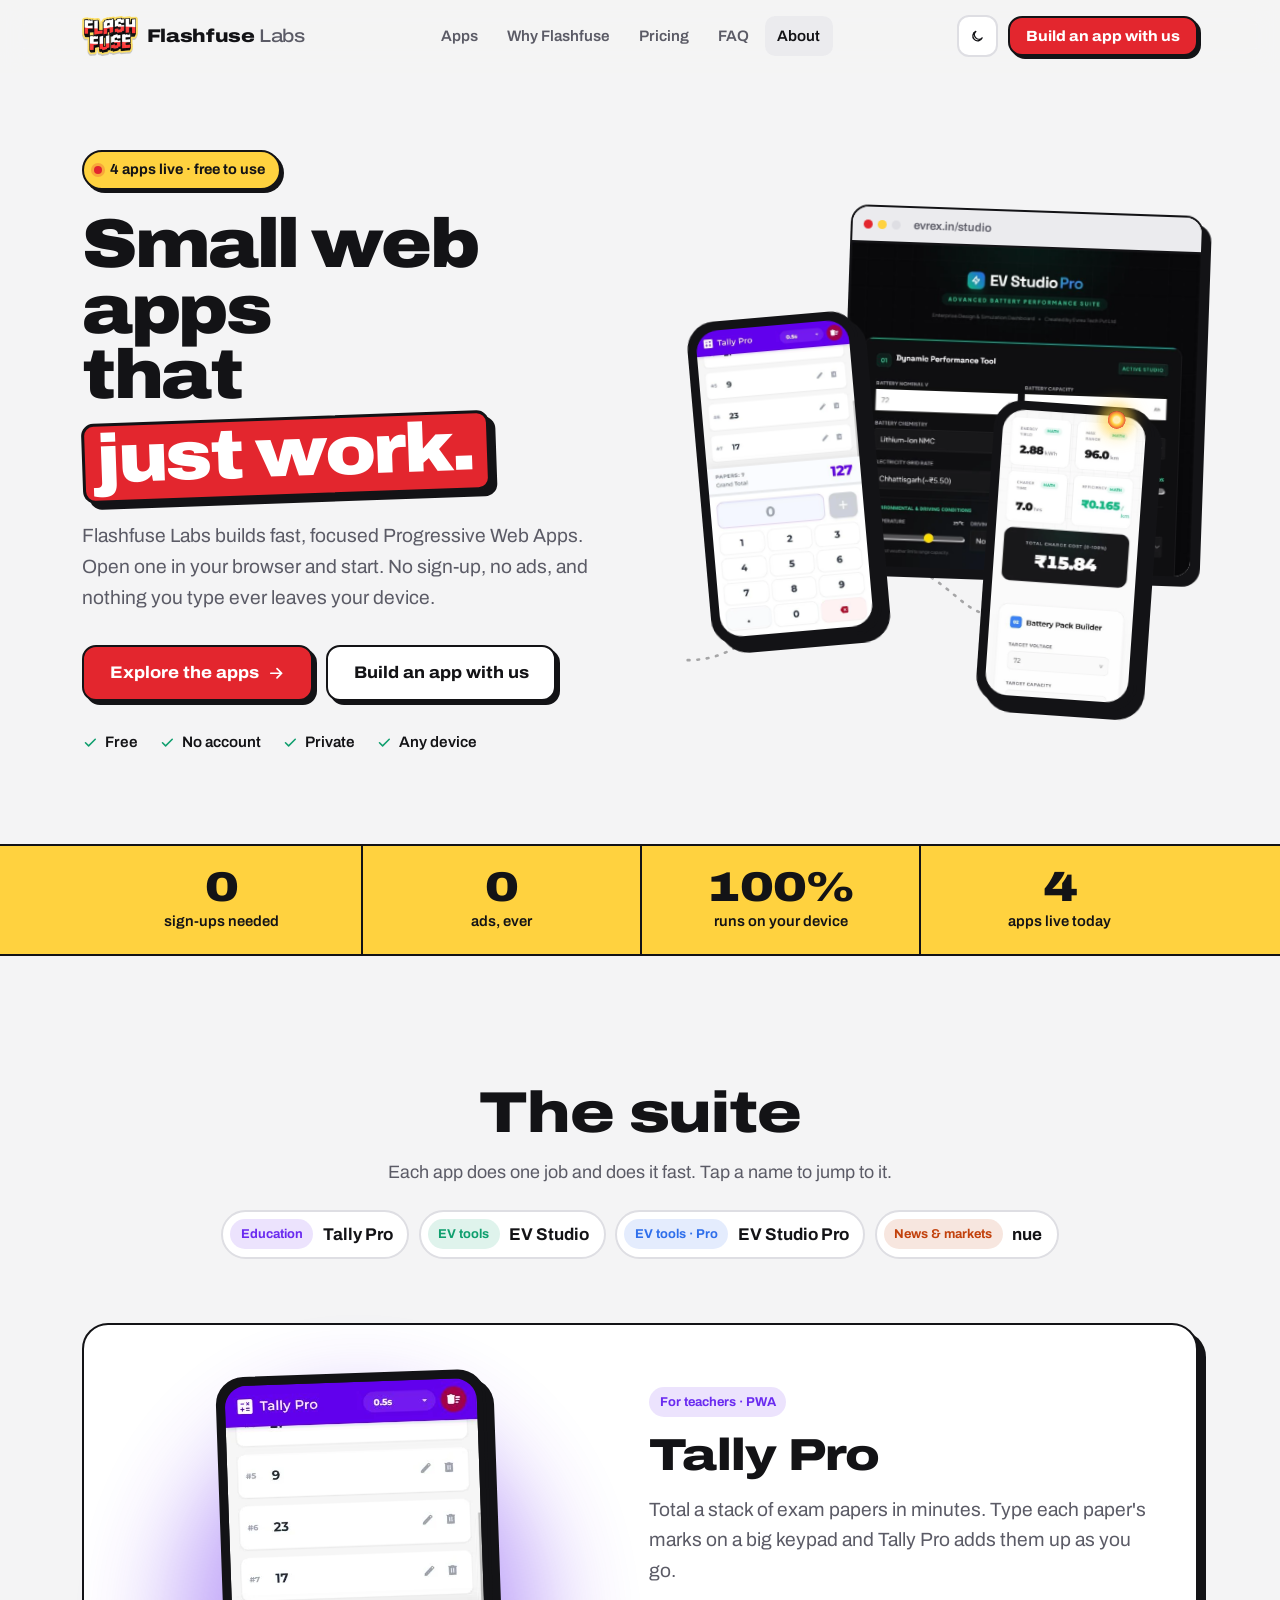
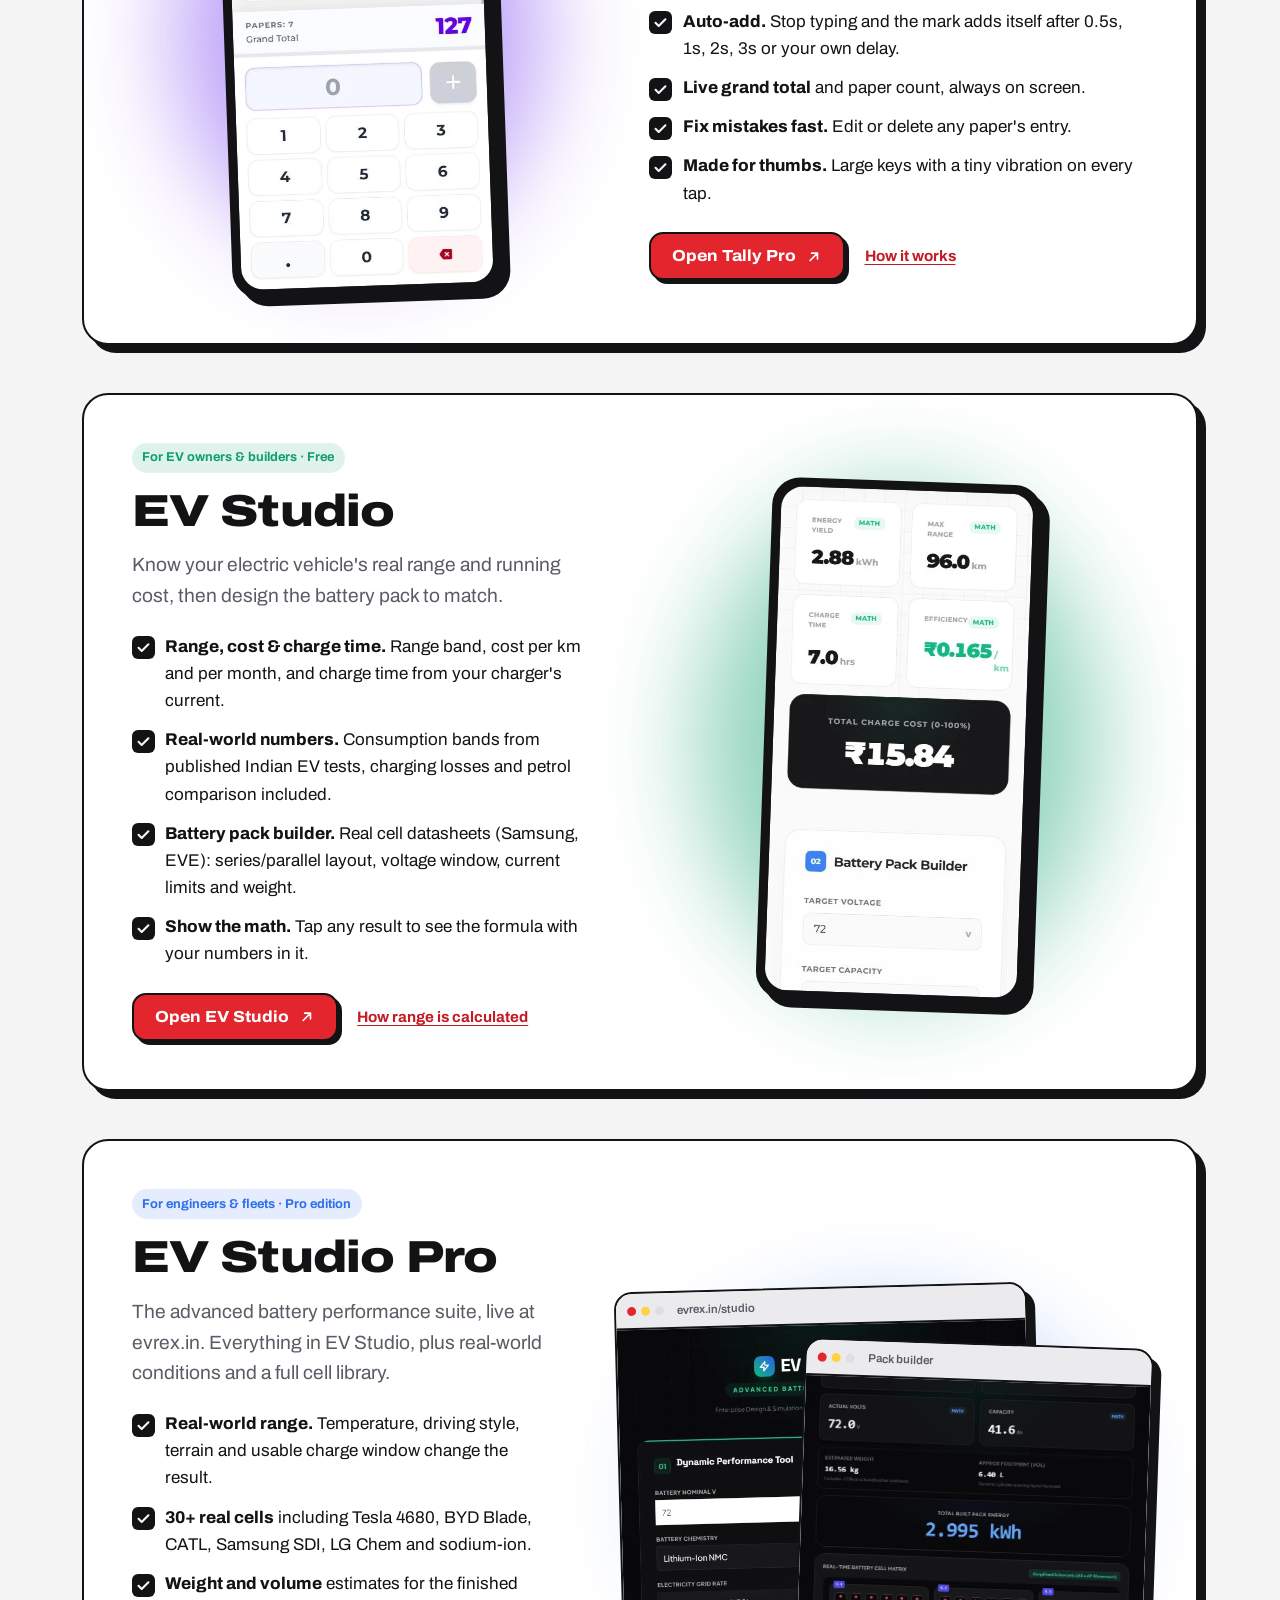
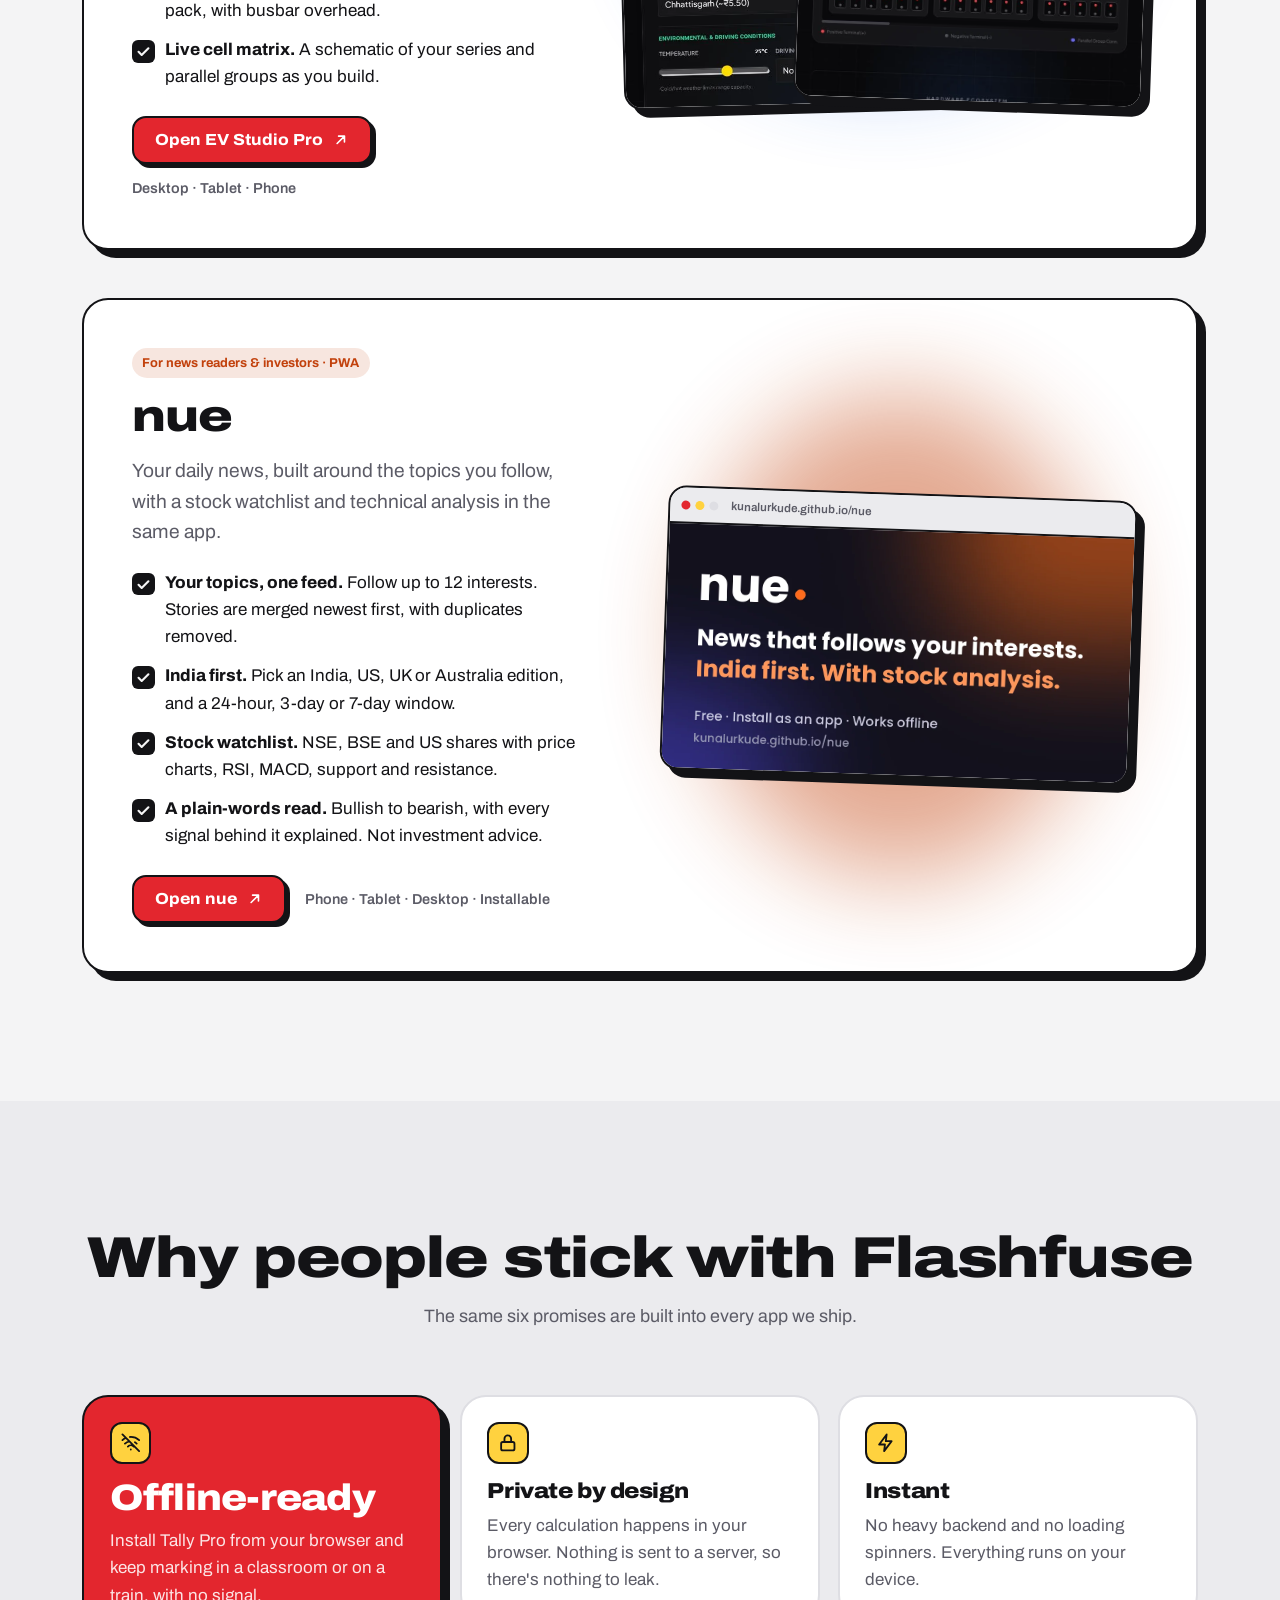
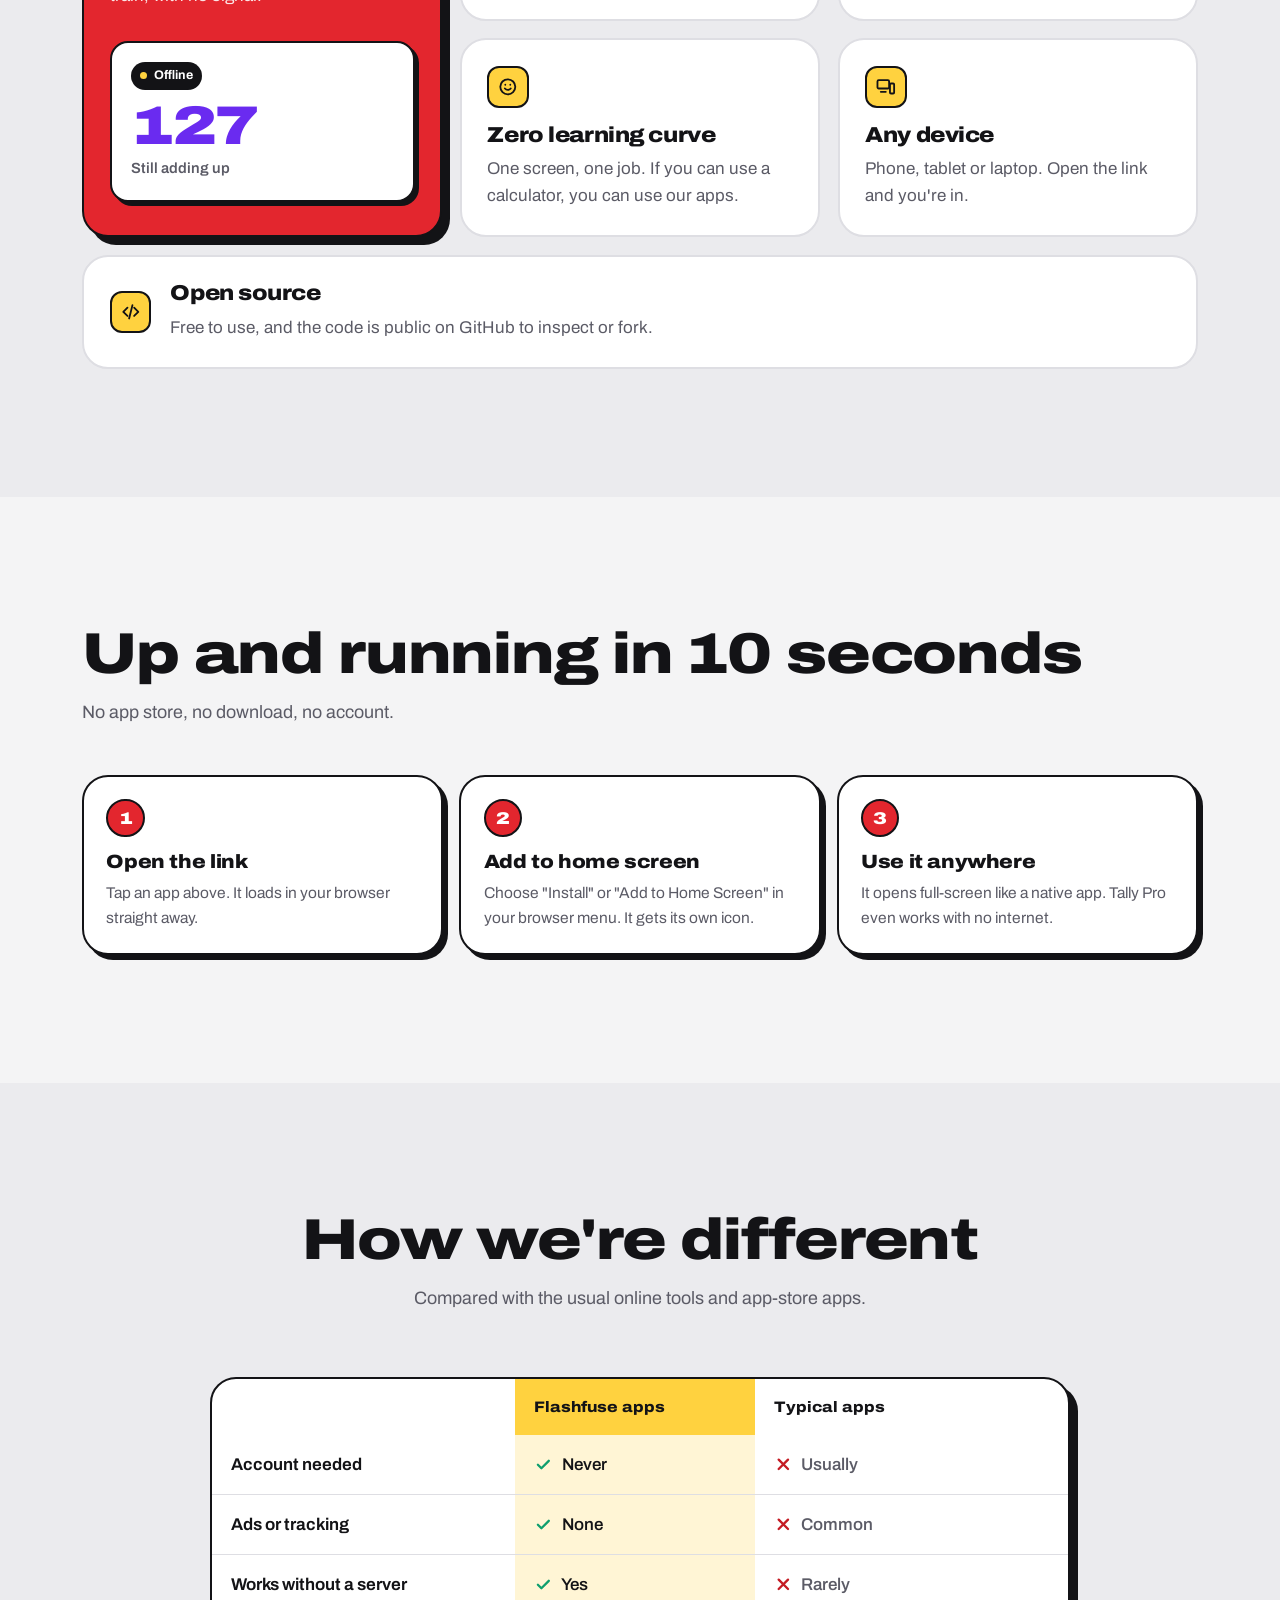
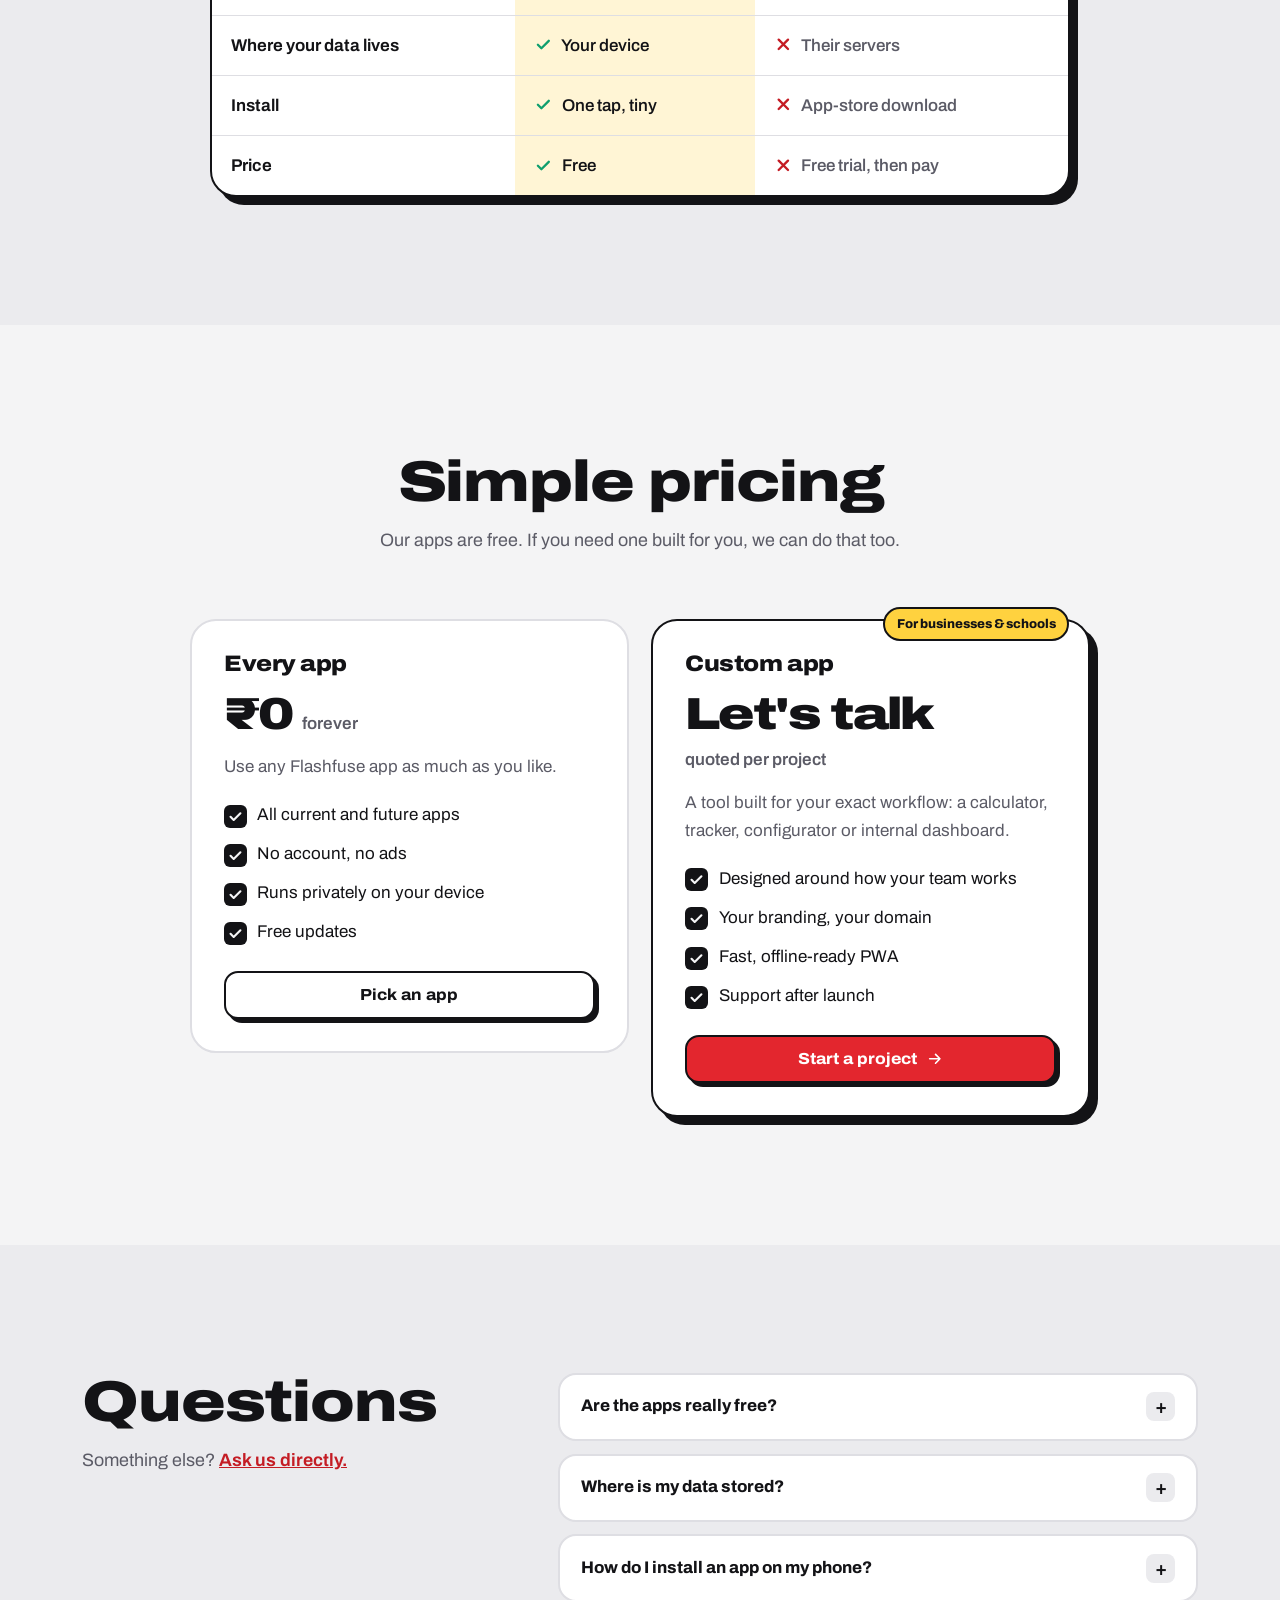
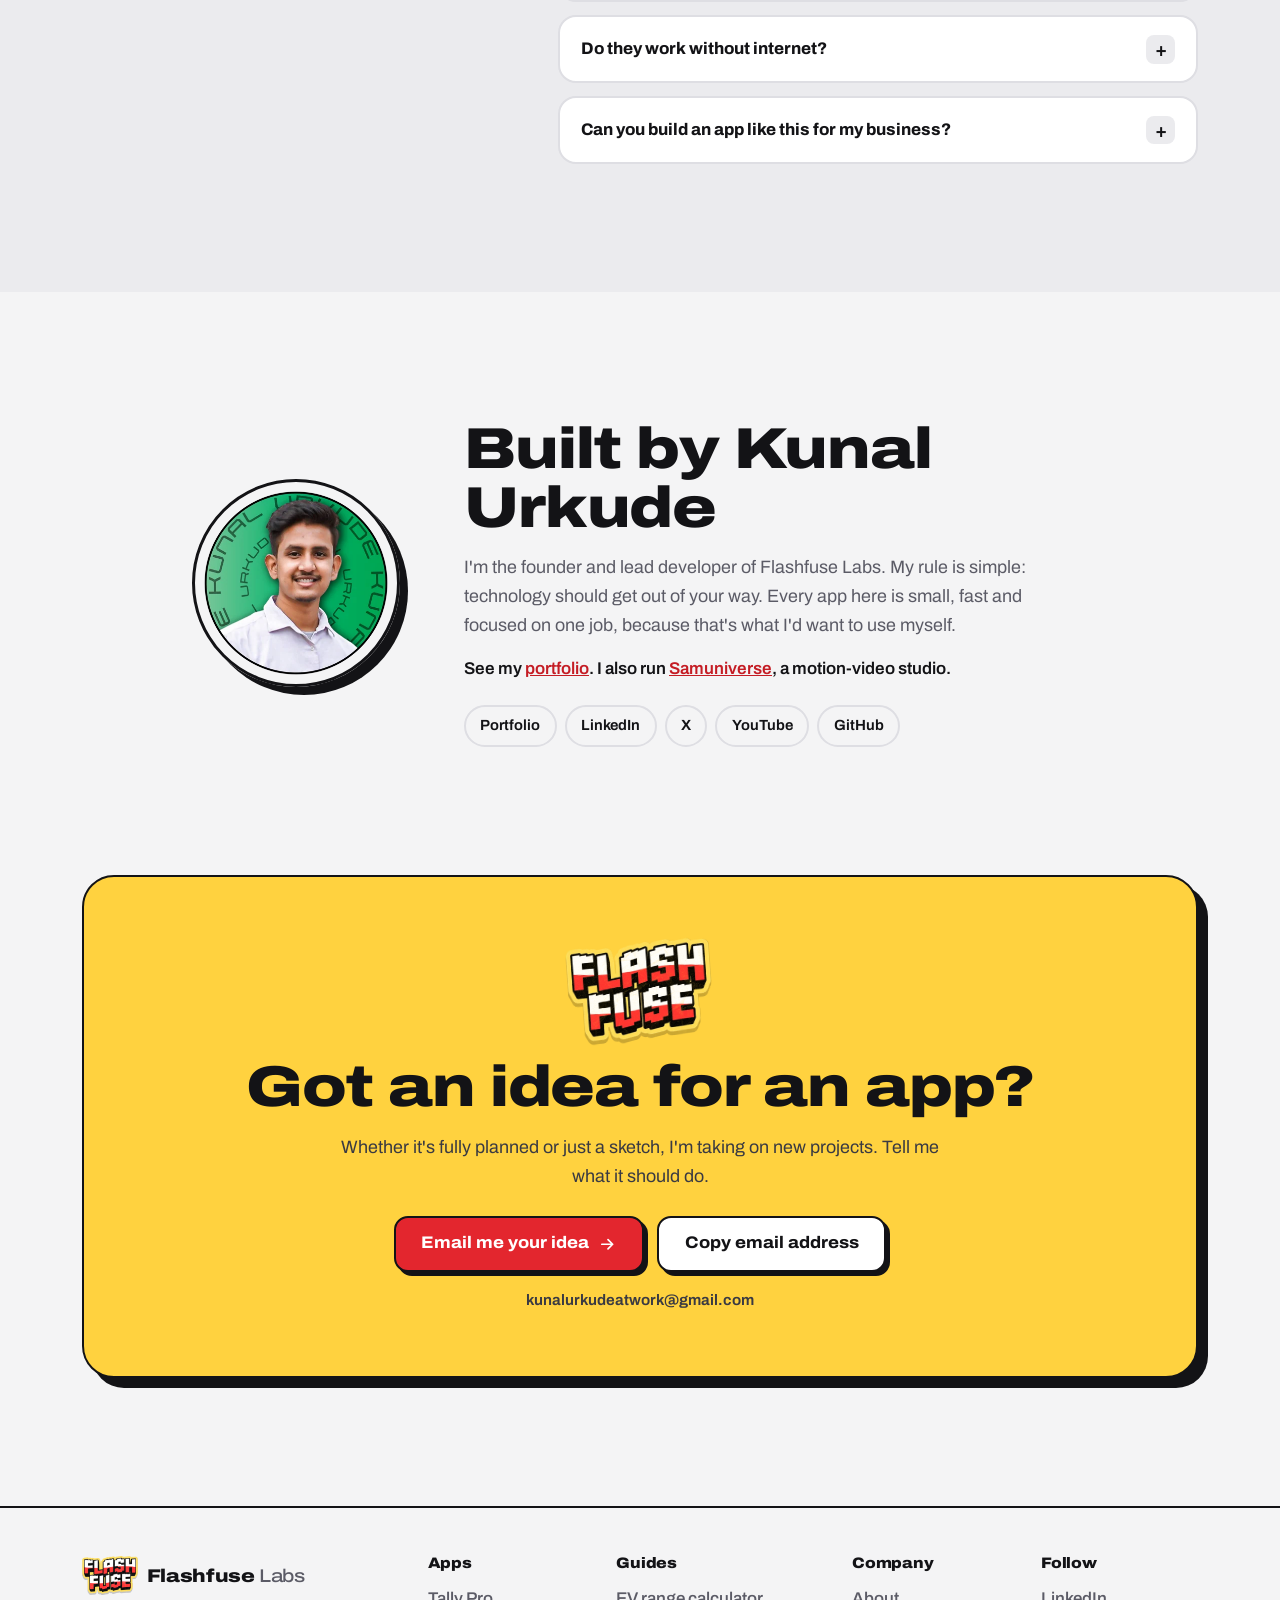
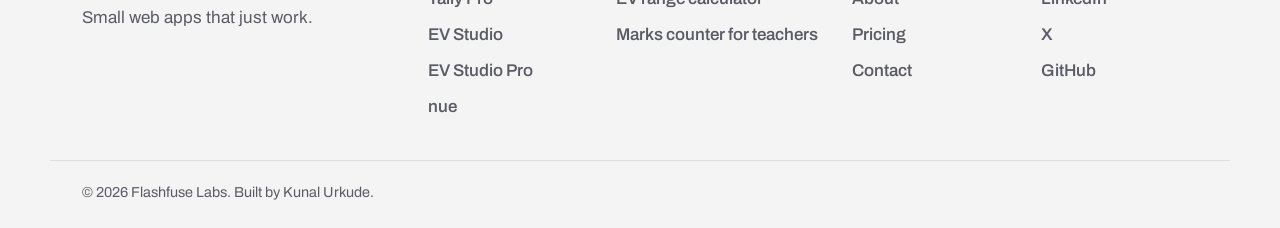
<file: index.html>
<!doctype html>
<html lang="en">
<head>
  <meta charset="utf-8" />
  <meta name="viewport" content="width=device-width, initial-scale=1, viewport-fit=cover" />
  <title>Flashfuse Labs</title>
  <meta name="description" content="Flashfuse Labs makes free web apps: EV Studio, an EV range, charging cost and battery pack calculator for India, Tally Pro, a marks counter for teachers, and nue, a news app with stock analysis. No sign-up, works on any phone." />
  <meta name="author" content="Kunal Urkude" />
  <link rel="canonical" href="https://kunalurkude.github.io/flashfuse/" />
  <meta name="theme-color" content="#F4F4F5" media="(prefers-color-scheme: light)" />
  <meta name="theme-color" content="#0D0D10" media="(prefers-color-scheme: dark)" />
  <meta name="color-scheme" content="light dark" />

  <meta property="og:type" content="website" />
  <meta property="og:url" content="https://kunalurkude.github.io/flashfuse/" />
  <meta property="og:title" content="Flashfuse Labs" />
  <meta property="og:site_name" content="Flashfuse Labs" />
  <meta property="og:description" content="Free, offline-ready Progressive Web Apps for teachers and EV builders. No sign-up. Your data stays on your device." />
  <meta property="og:image" content="https://kunalurkude.github.io/flashfuse/assets/og-image.jpg" />
  <meta name="twitter:card" content="summary_large_image" />

  <link rel="icon" href="assets/favicon.png" type="image/png" />
  <link rel="apple-touch-icon" href="assets/apple-touch-icon.png" />
  <link rel="preconnect" href="https://fonts.googleapis.com" />
  <link rel="preconnect" href="https://fonts.gstatic.com" crossorigin />
  <link href="https://fonts.googleapis.com/css2?family=Archivo:wdth,wght@100..125,400..900&display=swap" rel="stylesheet" />
  <link rel="stylesheet" href="css/style.css?v=4" />

  <!-- Apply saved theme before paint so there's no flash -->
  <script>
    try { const t = localStorage.getItem("ff-theme"); if (t) document.documentElement.dataset.theme = t; } catch (e) {}
  </script>

  <script type="application/ld+json">
  {
    "@context": "https://schema.org",
    "@graph": [
      {
        "@type": "Organization", "@id": "https://kunalurkude.github.io/flashfuse/#org",
        "name": "Flashfuse Labs", "alternateName": "Flashfuse",
        "url": "https://kunalurkude.github.io/flashfuse/",
        "logo": "https://kunalurkude.github.io/flashfuse/assets/logo.webp",
        "email": "kunalurkudeatwork@gmail.com",
        "founder": { "@type": "Person", "name": "Kunal Urkude", "url": "https://kunalurkude.github.io/portfolio/" },
        "sameAs": ["https://github.com/kunalurkude", "https://www.linkedin.com/in/kunalurkude", "https://x.com/kunalurkude7", "https://www.youtube.com/@kunalurkude"]
      },
      { "@type": "WebSite", "name": "Flashfuse Labs", "alternateName": "Flashfuse", "url": "https://kunalurkude.github.io/flashfuse/", "publisher": { "@id": "https://kunalurkude.github.io/flashfuse/#org" } },
      { "@type": "SoftwareApplication", "name": "Tally Pro", "url": "https://kunalurkude.github.io/tallymarks/", "applicationCategory": "EducationalApplication", "operatingSystem": "Any (web browser)", "description": "Free marks counter for teachers that totals a stack of exam papers.", "offers": { "@type": "Offer", "price": "0", "priceCurrency": "INR" }, "publisher": { "@id": "https://kunalurkude.github.io/flashfuse/#org" } },
      { "@type": "SoftwareApplication", "name": "EV Studio", "url": "https://kunalurkude.github.io/battery/", "applicationCategory": "UtilitiesApplication", "operatingSystem": "Any (web browser)", "description": "Free EV range, charging cost, charge time and battery pack calculator.", "offers": { "@type": "Offer", "price": "0", "priceCurrency": "INR" }, "publisher": { "@id": "https://kunalurkude.github.io/flashfuse/#org" } },
      { "@type": "SoftwareApplication", "name": "EV Studio Pro", "url": "https://evrex.in/studio/", "applicationCategory": "UtilitiesApplication", "operatingSystem": "Any (web browser)", "description": "Advanced EV battery performance suite with real-world range and a 30+ cell library.", "publisher": { "@id": "https://kunalurkude.github.io/flashfuse/#org" } },
      { "@type": "SoftwareApplication", "name": "nue", "url": "https://kunalurkude.github.io/nue/", "applicationCategory": "NewsApplication", "operatingSystem": "Any (web browser)", "description": "Free personalised news app for India with a stock watchlist and technical analysis.", "offers": { "@type": "Offer", "price": "0", "priceCurrency": "INR" }, "publisher": { "@id": "https://kunalurkude.github.io/flashfuse/#org" } },
      { "@type": "FAQPage", "mainEntity": [
        { "@type": "Question", "name": "Are the apps really free?", "acceptedAnswer": { "@type": "Answer", "text": "Yes. There's no trial, no paid tier and no ads. We make money building custom apps for businesses, not from you." } },
        { "@type": "Question", "name": "Where is my data stored?", "acceptedAnswer": { "@type": "Answer", "text": "Nowhere but your device. The apps don't send what you type to any server, and there are no accounts, ads or trackers." } },
        { "@type": "Question", "name": "How do I install an app on my phone?", "acceptedAnswer": { "@type": "Answer", "text": "Open the app, then use your browser menu. On Android Chrome tap ⋮ → Install app. On iPhone Safari tap Share → Add to Home Screen." } },
        { "@type": "Question", "name": "Do they work without internet?", "acceptedAnswer": { "@type": "Answer", "text": "Tally Pro installs as an app and keeps working offline. nue needs a connection for fresh news and prices. The EV tools need a connection to load, then every calculation runs on your device." } },
        { "@type": "Question", "name": "Can you build an app like this for my business?", "acceptedAnswer": { "@type": "Answer", "text": "Yes. Tell us what you want to calculate, track or configure and we'll reply with an idea, a timeline and a quote." } }
      ] }
    ]
  }
  </script>
</head>
<body>
  <!-- Icon sprite -->
  <svg width="0" height="0" style="position:absolute" aria-hidden="true">
    <defs>
      <symbol id="i-zap" viewBox="0 0 24 24"><path d="M13 2 4 14h7l-1 8 9-12h-7l1-8z"/></symbol>
      <symbol id="i-offline" viewBox="0 0 24 24"><path d="M2 2l20 20M8.5 16.5a5 5 0 0 1 7 0M5 13a10 10 0 0 1 5.2-2.8M19 13a10 10 0 0 0-2-1.6M2 8.8a15 15 0 0 1 4.2-2.6M22 8.8A15 15 0 0 0 11 5M12 20h.01"/></symbol>
      <symbol id="i-lock" viewBox="0 0 24 24"><rect x="4" y="11" width="16" height="10" rx="2"/><path d="M8 11V7a4 4 0 0 1 8 0v4"/></symbol>
      <symbol id="i-devices" viewBox="0 0 24 24"><rect x="2" y="4" width="14" height="10" rx="1.5"/><path d="M6 18h6"/><rect x="17" y="8" width="5" height="12" rx="1.2"/></symbol>
      <symbol id="i-code" viewBox="0 0 24 24"><path d="m8 7-5 5 5 5M16 7l5 5-5 5M14 4l-4 16"/></symbol>
      <symbol id="i-smile" viewBox="0 0 24 24"><circle cx="12" cy="12" r="9"/><path d="M8.5 14a4.5 4.5 0 0 0 7 0M9 9.5h.01M15 9.5h.01"/></symbol>
      <symbol id="i-check" viewBox="0 0 24 24"><path d="m5 12.5 4.5 4.5L19 7.5"/></symbol>
      <symbol id="i-x" viewBox="0 0 24 24"><path d="M6 6l12 12M18 6 6 18"/></symbol>
      <symbol id="i-arrow" viewBox="0 0 24 24"><path d="M5 12h14M13 6l6 6-6 6"/></symbol>
      <symbol id="i-out" viewBox="0 0 24 24"><path d="M7 17 17 7M9 7h8v8"/></symbol>
      <symbol id="i-plus" viewBox="0 0 24 24"><path d="M12 5v14M5 12h14"/></symbol>
      <symbol id="i-sun" viewBox="0 0 24 24"><circle cx="12" cy="12" r="4"/><path d="M12 2v2M12 20v2M4.9 4.9l1.4 1.4M17.7 17.7l1.4 1.4M2 12h2M20 12h2M4.9 19.1l1.4-1.4M17.7 6.3l1.4-1.4"/></symbol>
      <symbol id="i-moon" viewBox="0 0 24 24"><path d="M20 14.5A8 8 0 1 1 9.5 4a6.5 6.5 0 0 0 10.5 10.5z"/></symbol>
      <symbol id="i-link" viewBox="0 0 24 24"><path d="M10 14a4 4 0 0 0 5.7 0l3-3a4 4 0 0 0-5.7-5.7l-1 1M14 10a4 4 0 0 0-5.7 0l-3 3a4 4 0 0 0 5.7 5.7l1-1"/></symbol>
      <symbol id="i-home" viewBox="0 0 24 24"><path d="M12 3v12M7 10l5 5 5-5M5 21h14"/></symbol>
      <symbol id="i-plane" viewBox="0 0 24 24"><path d="M3 12h4l3-8 4 16 3-8h4"/></symbol>
    </defs>
  </svg>

  <a class="skip" href="#main">Skip to content</a>

  <header class="nav" id="nav">
    <div class="wrap nav__inner">
      <a href="#top" class="brand" aria-label="Flashfuse Labs home">
        <img src="assets/logo.webp" alt="" width="56" height="39" />
        <span>Flashfuse<b> Labs</b></span>
      </a>
      <nav class="nav__links" aria-label="Primary">
        <a href="#apps">Apps</a>
        <a href="#why">Why Flashfuse</a>
        <a href="#pricing">Pricing</a>
        <a href="#faq">FAQ</a>
        <a href="#about">About</a>
      </nav>
      <div class="nav__actions">
        <button class="icon-btn" id="themeBtn" aria-label="Switch to dark theme">
          <svg class="ico ico--moon"><use href="#i-moon"/></svg>
          <svg class="ico ico--sun"><use href="#i-sun"/></svg>
        </button>
        <a href="#contact" class="btn btn--sm nav__cta">Build an app with us</a>
        <button class="icon-btn burger" id="burger" aria-label="Open menu" aria-expanded="false" aria-controls="menu">
          <span></span><span></span>
        </button>
      </div>
    </div>
    <div class="menu" id="menu" hidden>
      <a href="#apps">Apps</a>
      <a href="#why">Why Flashfuse</a>
      <a href="#pricing">Pricing</a>
      <a href="#faq">FAQ</a>
      <a href="#about">About</a>
      <a href="#contact" class="btn">Build an app with us</a>
    </div>
  </header>

  <main id="main">
    <!-- HERO -->
    <section class="hero" id="top">
      <div class="wrap hero__grid">
        <div class="hero__copy">
          <p class="pill"><span class="pill__dot"></span> 4 apps live · free to use</p>
          <h1 class="hero__title">Small web apps<br />that <span class="flash">just work.</span></h1>
          <p class="hero__lede">Flashfuse Labs builds fast, focused Progressive Web Apps. Open one in your browser and start. No sign-up, no ads, and nothing you type ever leaves your device.</p>
          <div class="hero__ctas">
            <a href="#apps" class="btn btn--lg">Explore the apps <svg class="ico"><use href="#i-arrow"/></svg></a>
            <a href="#contact" class="btn btn--lg btn--ghost">Build an app with us</a>
          </div>
          <ul class="hero__facts" aria-label="What every app includes">
            <li><svg class="ico"><use href="#i-check"/></svg> Free</li>
            <li><svg class="ico"><use href="#i-check"/></svg> No account</li>
            <li><svg class="ico"><use href="#i-check"/></svg> Private</li>
            <li><svg class="ico"><use href="#i-check"/></svg> Any device</li>
          </ul>
        </div>

        <!-- Signature: a lit fuse runs into the app collage -->
        <div class="hero__visual" aria-hidden="true">
          <svg class="fuse" viewBox="0 0 600 560" preserveAspectRatio="none">
            <path id="fusePath" d="M10 520 C 120 520, 120 380, 230 400 S 330 520, 420 430 S 470 230, 560 180" />
          </svg>
          <span class="spark" id="spark"></span>

          <figure class="shot shot--browser">
            <div class="shot__bar"><i></i><i></i><i></i><span>evrex.in/studio</span></div>
            <img src="assets/shots/evpro-inputs.webp" alt="EV Studio Pro battery calculator in a browser" width="784" height="725" />
          </figure>
          <figure class="shot shot--phone shot--tally">
            <img src="assets/shots/tally-phone.webp" alt="Tally Pro marks counter on a phone" width="428" height="856" />
          </figure>
          <figure class="shot shot--phone shot--ev">
            <img src="assets/shots/evstudio-phone.webp" alt="EV Studio range calculator on a phone" width="428" height="856" />
          </figure>
        </div>
      </div>
    </section>

    <!-- PROMISE STRIP -->
    <section class="strip" aria-label="Every Flashfuse app">
      <div class="wrap strip__grid">
        <div><strong>0</strong><span>sign-ups needed</span></div>
        <div><strong>0</strong><span>ads, ever</span></div>
        <div><strong>100%</strong><span>runs on your device</span></div>
        <div><strong>4</strong><span>apps live today</span></div>
      </div>
    </section>

    <!-- APPS -->
    <section class="section" id="apps">
      <div class="wrap">
        <div class="head">
          <h2 class="h2">The suite</h2>
          <p class="lede">Each app does one job and does it fast. Tap a name to jump to it.</p>
          <nav class="suite-nav" aria-label="Apps">
            <a href="#app-tally" class="suite-nav__item"><span class="tag tag--violet">Education</span> Tally Pro</a>
            <a href="#app-evstudio" class="suite-nav__item"><span class="tag tag--green">EV tools</span> EV Studio</a>
            <a href="#app-evpro" class="suite-nav__item"><span class="tag tag--blue">EV tools · Pro</span> EV Studio Pro</a>
            <a href="#app-nue" class="suite-nav__item"><span class="tag tag--orange">News &amp; markets</span> nue</a>
          </nav>
        </div>

        <!-- Tally Pro -->
        <article class="product" id="app-tally">
          <div class="product__media product__media--phone">
            <div class="halo halo--violet"></div>
            <figure class="shot shot--phone shot--solo"><img src="assets/shots/tally-phone.webp" alt="Tally Pro showing seven papers adding up to a grand total of 127" width="428" height="856" loading="lazy" /></figure>
          </div>
          <div class="product__body">
            <span class="tag tag--violet">For teachers · PWA</span>
            <h3 class="h3">Tally Pro</h3>
            <p class="product__pitch">Total a stack of exam papers in minutes. Type each paper's marks on a big keypad and Tally Pro adds them up as you go.</p>
            <ul class="features">
              <li><svg class="ico"><use href="#i-check"/></svg><span><b>Auto-add.</b> Stop typing and the mark adds itself after 0.5s, 1s, 2s, 3s or your own delay.</span></li>
              <li><svg class="ico"><use href="#i-check"/></svg><span><b>Live grand total</b> and paper count, always on screen.</span></li>
              <li><svg class="ico"><use href="#i-check"/></svg><span><b>Fix mistakes fast.</b> Edit or delete any paper's entry.</span></li>
              <li><svg class="ico"><use href="#i-check"/></svg><span><b>Made for thumbs.</b> Large keys with a tiny vibration on every tap.</span></li>
            </ul>
            <div class="product__foot">
              <a href="https://kunalurkude.github.io/tallymarks/" target="_blank" rel="noopener" class="btn">Open Tally Pro <svg class="ico"><use href="#i-out"/></svg></a>
              <a href="marks-counter/" class="more-link">How it works</a>
            </div>
          </div>
        </article>

        <!-- EV Studio -->
        <article class="product product--flip" id="app-evstudio">
          <div class="product__media product__media--phone">
            <div class="halo halo--green"></div>
            <figure class="shot shot--phone shot--solo"><img src="assets/shots/evstudio-phone.webp" alt="EV Studio showing 96 km range and ₹15.84 full-charge cost for a 72V 40Ah e-scooter" width="428" height="856" loading="lazy" /></figure>
          </div>
          <div class="product__body">
            <span class="tag tag--green">For EV owners &amp; builders · Free</span>
            <h3 class="h3">EV Studio</h3>
            <p class="product__pitch">Know your electric vehicle's real range and running cost, then design the battery pack to match.</p>
            <ul class="features">
              <li><svg class="ico"><use href="#i-check"/></svg><span><b>Range, cost &amp; charge time.</b> Range band, cost per km and per month, and charge time from your charger's current.</span></li>
              <li><svg class="ico"><use href="#i-check"/></svg><span><b>Real-world numbers.</b> Consumption bands from published Indian EV tests, charging losses and petrol comparison included.</span></li>
              <li><svg class="ico"><use href="#i-check"/></svg><span><b>Battery pack builder.</b> Real cell datasheets (Samsung, EVE): series/parallel layout, voltage window, current limits and weight.</span></li>
              <li><svg class="ico"><use href="#i-check"/></svg><span><b>Show the math.</b> Tap any result to see the formula with your numbers in it.</span></li>
            </ul>
            <div class="product__foot">
              <a href="https://kunalurkude.github.io/battery/" target="_blank" rel="noopener" class="btn">Open EV Studio <svg class="ico"><use href="#i-out"/></svg></a>
              <a href="ev-range-calculator/" class="more-link">How range is calculated</a>
            </div>
          </div>
        </article>

        <!-- EV Studio Pro -->
        <article class="product product--wide" id="app-evpro">
          <div class="product__body">
            <span class="tag tag--blue">For engineers &amp; fleets · Pro edition</span>
            <h3 class="h3">EV Studio Pro</h3>
            <p class="product__pitch">The advanced battery performance suite, live at evrex.in. Everything in EV Studio, plus real-world conditions and a full cell library.</p>
            <ul class="features features--2col">
              <li><svg class="ico"><use href="#i-check"/></svg><span><b>Real-world range.</b> Temperature, driving style, terrain and usable charge window change the result.</span></li>
              <li><svg class="ico"><use href="#i-check"/></svg><span><b>30+ real cells</b> including Tesla 4680, BYD Blade, CATL, Samsung SDI, LG Chem and sodium-ion.</span></li>
              <li><svg class="ico"><use href="#i-check"/></svg><span><b>Weight and volume</b> estimates for the finished pack, with busbar overhead.</span></li>
              <li><svg class="ico"><use href="#i-check"/></svg><span><b>Live cell matrix.</b> A schematic of your series and parallel groups as you build.</span></li>
            </ul>
            <div class="product__foot">
              <a href="https://evrex.in/studio/" target="_blank" rel="noopener" class="btn">Open EV Studio Pro <svg class="ico"><use href="#i-out"/></svg></a>
              <span class="platforms">Desktop · Tablet · Phone</span>
            </div>
          </div>
          <div class="product__media product__media--browser">
            <div class="halo halo--blue"></div>
            <figure class="shot shot--browser shot--a">
              <div class="shot__bar"><i></i><i></i><i></i><span>evrex.in/studio</span></div>
              <img src="assets/shots/evpro-inputs.webp" alt="EV Studio Pro inputs: 72V, 40Ah, lithium-ion NMC, e-scooter, temperature and terrain controls" width="784" height="725" loading="lazy" />
            </figure>
            <figure class="shot shot--browser shot--b">
              <div class="shot__bar"><i></i><i></i><i></i><span>Pack builder</span></div>
              <img src="assets/shots/evpro-pack.webp" alt="EV Studio Pro pack builder: 72V 41.6Ah, 16.56 kg, 2.995 kWh, with live cell matrix" width="784" height="725" loading="lazy" />
            </figure>
          </div>
        </article>
        <!-- nue -->
        <article class="product product--flip" id="app-nue">
          <div class="product__media">
            <div class="halo halo--orange"></div>
            <figure class="shot shot--browser shot--card">
              <div class="shot__bar"><i></i><i></i><i></i><span>kunalurkude.github.io/nue</span></div>
              <img src="assets/shots/nue-card.webp" alt="nue: news that follows your interests, India first, with stock analysis" width="1200" height="630" loading="lazy" />
            </figure>
          </div>
          <div class="product__body">
            <span class="tag tag--orange">For news readers &amp; investors · PWA</span>
            <h3 class="h3">nue</h3>
            <p class="product__pitch">Your daily news, built around the topics you follow, with a stock watchlist and technical analysis in the same app.</p>
            <ul class="features">
              <li><svg class="ico"><use href="#i-check"/></svg><span><b>Your topics, one feed.</b> Follow up to 12 interests. Stories are merged newest first, with duplicates removed.</span></li>
              <li><svg class="ico"><use href="#i-check"/></svg><span><b>India first.</b> Pick an India, US, UK or Australia edition, and a 24-hour, 3-day or 7-day window.</span></li>
              <li><svg class="ico"><use href="#i-check"/></svg><span><b>Stock watchlist.</b> NSE, BSE and US shares with price charts, RSI, MACD, support and resistance.</span></li>
              <li><svg class="ico"><use href="#i-check"/></svg><span><b>A plain-words read.</b> Bullish to bearish, with every signal behind it explained. Not investment advice.</span></li>
            </ul>
            <div class="product__foot">
              <a href="https://kunalurkude.github.io/nue/" target="_blank" rel="noopener" class="btn">Open nue <svg class="ico"><use href="#i-out"/></svg></a>
              <span class="platforms">Phone · Tablet · Desktop · Installable</span>
            </div>
          </div>
        </article>
      </div>
    </section>

    <!-- WHY -->
    <section class="section section--tint" id="why">
      <div class="wrap">
        <div class="head">
          <h2 class="h2">Why people stick with Flashfuse</h2>
          <p class="lede">The same six promises are built into every app we ship.</p>
        </div>
        <div class="bento">
          <article class="tile tile--big">
            <svg class="ico ico--tile"><use href="#i-offline"/></svg>
            <h3>Offline-ready</h3>
            <p>Install Tally Pro from your browser and keep marking in a classroom or on a train, with no signal.</p>
            <div class="offline-demo" aria-hidden="true">
              <span class="offline-demo__badge">Offline</span>
              <span class="offline-demo__total">127</span>
              <span class="offline-demo__label">Still adding up</span>
            </div>
          </article>
          <article class="tile">
            <svg class="ico ico--tile"><use href="#i-lock"/></svg>
            <h3>Private by design</h3>
            <p>Every calculation happens in your browser. Nothing is sent to a server, so there's nothing to leak.</p>
          </article>
          <article class="tile">
            <svg class="ico ico--tile"><use href="#i-zap"/></svg>
            <h3>Instant</h3>
            <p>No heavy backend and no loading spinners. Everything runs on your device.</p>
          </article>
          <article class="tile">
            <svg class="ico ico--tile"><use href="#i-smile"/></svg>
            <h3>Zero learning curve</h3>
            <p>One screen, one job. If you can use a calculator, you can use our apps.</p>
          </article>
          <article class="tile">
            <svg class="ico ico--tile"><use href="#i-devices"/></svg>
            <h3>Any device</h3>
            <p>Phone, tablet or laptop. Open the link and you're in.</p>
          </article>
          <article class="tile tile--wide">
            <svg class="ico ico--tile"><use href="#i-code"/></svg>
            <h3>Open source</h3>
            <p>Free to use, and the code is public on GitHub to inspect or fork.</p>
          </article>
        </div>
      </div>
    </section>

    <!-- HOW IT WORKS (real sequence → numbered) -->
    <section class="section" id="how">
      <div class="wrap how">
        <div class="head head--left">
          <h2 class="h2">Up and running in 10 seconds</h2>
          <p class="lede">No app store, no download, no account.</p>
        </div>
        <ol class="steps">
          <li class="step">
            <span class="step__n">1</span>
            <h3>Open the link</h3>
            <p>Tap an app above. It loads in your browser straight away.</p>
          </li>
          <li class="step">
            <span class="step__n">2</span>
            <h3>Add to home screen</h3>
            <p>Choose "Install" or "Add to Home Screen" in your browser menu. It gets its own icon.</p>
          </li>
          <li class="step">
            <span class="step__n">3</span>
            <h3>Use it anywhere</h3>
            <p>It opens full-screen like a native app. Tally Pro even works with no internet.</p>
          </li>
        </ol>
      </div>
    </section>

    <!-- COMPARISON -->
    <section class="section section--tint" id="compare">
      <div class="wrap">
        <div class="head">
          <h2 class="h2">How we're different</h2>
          <p class="lede">Compared with the usual online tools and app-store apps.</p>
        </div>
        <div class="table-wrap">
          <table class="compare">
            <thead>
              <tr><th scope="col"><span class="sr">Feature</span></th><th scope="col" class="compare__us">Flashfuse apps</th><th scope="col">Typical apps</th></tr>
            </thead>
            <tbody>
              <tr><th scope="row">Account needed</th><td class="compare__us"><svg class="ico yes"><use href="#i-check"/></svg> Never</td><td><svg class="ico no"><use href="#i-x"/></svg> Usually</td></tr>
              <tr><th scope="row">Ads or tracking</th><td class="compare__us"><svg class="ico yes"><use href="#i-check"/></svg> None</td><td><svg class="ico no"><use href="#i-x"/></svg> Common</td></tr>
              <tr><th scope="row">Works without a server</th><td class="compare__us"><svg class="ico yes"><use href="#i-check"/></svg> Yes</td><td><svg class="ico no"><use href="#i-x"/></svg> Rarely</td></tr>
              <tr><th scope="row">Where your data lives</th><td class="compare__us"><svg class="ico yes"><use href="#i-check"/></svg> Your device</td><td><svg class="ico no"><use href="#i-x"/></svg> Their servers</td></tr>
              <tr><th scope="row">Install</th><td class="compare__us"><svg class="ico yes"><use href="#i-check"/></svg> One tap, tiny</td><td><svg class="ico no"><use href="#i-x"/></svg> App-store download</td></tr>
              <tr><th scope="row">Price</th><td class="compare__us"><svg class="ico yes"><use href="#i-check"/></svg> Free</td><td><svg class="ico no"><use href="#i-x"/></svg> Free trial, then pay</td></tr>
            </tbody>
          </table>
        </div>
      </div>
    </section>

    <!-- PRICING -->
    <section class="section" id="pricing">
      <div class="wrap">
        <div class="head">
          <h2 class="h2">Simple pricing</h2>
          <p class="lede">Our apps are free. If you need one built for you, we can do that too.</p>
        </div>
        <div class="plans">
          <article class="plan">
            <h3>Every app</h3>
            <p class="plan__price"><strong>₹0</strong><span>forever</span></p>
            <p class="plan__desc">Use any Flashfuse app as much as you like.</p>
            <ul class="features">
              <li><svg class="ico"><use href="#i-check"/></svg><span>All current and future apps</span></li>
              <li><svg class="ico"><use href="#i-check"/></svg><span>No account, no ads</span></li>
              <li><svg class="ico"><use href="#i-check"/></svg><span>Runs privately on your device</span></li>
              <li><svg class="ico"><use href="#i-check"/></svg><span>Free updates</span></li>
            </ul>
            <a href="#apps" class="btn btn--ghost btn--block">Pick an app</a>
          </article>
          <article class="plan plan--featured">
            <span class="plan__flag">For businesses &amp; schools</span>
            <h3>Custom app</h3>
            <p class="plan__price"><strong>Let's talk</strong><span>quoted per project</span></p>
            <p class="plan__desc">A tool built for your exact workflow: a calculator, tracker, configurator or internal dashboard.</p>
            <ul class="features">
              <li><svg class="ico"><use href="#i-check"/></svg><span>Designed around how your team works</span></li>
              <li><svg class="ico"><use href="#i-check"/></svg><span>Your branding, your domain</span></li>
              <li><svg class="ico"><use href="#i-check"/></svg><span>Fast, offline-ready PWA</span></li>
              <li><svg class="ico"><use href="#i-check"/></svg><span>Support after launch</span></li>
            </ul>
            <a href="#contact" class="btn btn--block">Start a project <svg class="ico"><use href="#i-arrow"/></svg></a>
          </article>
        </div>
      </div>
    </section>

    <!-- FAQ -->
    <section class="section section--tint" id="faq">
      <div class="wrap faq">
        <div class="head head--left">
          <h2 class="h2">Questions</h2>
          <p class="lede">Something else? <a href="#contact">Ask us directly.</a></p>
        </div>
        <div class="faq__list">
          <details>
            <summary>Are the apps really free?</summary>
            <p>Yes. There's no trial, no paid tier and no ads. We make money building custom apps for businesses, not from you.</p>
          </details>
          <details>
            <summary>Where is my data stored?</summary>
            <p>Nowhere but your device. The apps don't send what you type to any server, and there are no accounts, ads or trackers.</p>
          </details>
          <details>
            <summary>How do I install an app on my phone?</summary>
            <p>Open the app, then use your browser menu. On Android Chrome tap ⋮ → "Install app". On iPhone Safari tap Share → "Add to Home Screen".</p>
          </details>
          <details>
            <summary>Do they work without internet?</summary>
            <p>Tally Pro installs as an app and keeps working offline. nue needs a connection for fresh news and prices. The EV tools need a connection to load, then every calculation runs on your device.</p>
          </details>
          <details>
            <summary>Can you build an app like this for my business?</summary>
            <p>Yes. Tell us what you want to calculate, track or configure and we'll reply with an idea, a timeline and a quote.</p>
          </details>
        </div>
      </div>
    </section>

    <!-- ABOUT -->
    <section class="section" id="about">
      <div class="wrap about">
        <img class="about__photo" src="assets/kunal.webp" alt="Kunal Urkude" width="400" height="400" loading="lazy" />
        <div class="about__body">
          <h2 class="h2">Built by Kunal Urkude</h2>
          <p class="lede">I'm the founder and lead developer of Flashfuse Labs. My rule is simple: technology should get out of your way. Every app here is small, fast and focused on one job, because that's what I'd want to use myself.</p>
          <p class="about__also">See my <a href="https://kunalurkude.github.io/portfolio/" target="_blank" rel="noopener">portfolio</a>. I also run <a href="https://kunalurkude.github.io/Samuniverse/" target="_blank" rel="noopener">Samuniverse</a>, a motion-video studio.</p>
          <div class="socials">
            <a href="https://kunalurkude.super.site" target="_blank" rel="noopener">Portfolio</a>
            <a href="https://www.linkedin.com/in/kunalurkude" target="_blank" rel="noopener">LinkedIn</a>
            <a href="https://x.com/kunalurkude7" target="_blank" rel="noopener">X</a>
            <a href="https://www.youtube.com/@kunalurkude" target="_blank" rel="noopener">YouTube</a>
            <a href="https://github.com/kunalurkude" target="_blank" rel="noopener">GitHub</a>
          </div>
        </div>
      </div>
    </section>

    <!-- CONTACT -->
    <section class="cta" id="contact">
      <div class="wrap">
        <div class="cta__card">
          <img src="assets/logo.webp" alt="" class="cta__logo" width="180" height="126" loading="lazy" />
          <h2 class="h2">Got an idea for an app?</h2>
          <p class="lede">Whether it's fully planned or just a sketch, I'm taking on new projects. Tell me what it should do.</p>
          <div class="cta__actions">
            <a href="mailto:kunalurkudeatwork@gmail.com?subject=App%20idea%20for%20Flashfuse%20Labs" class="btn btn--lg">Email me your idea <svg class="ico"><use href="#i-arrow"/></svg></a>
            <button class="btn btn--lg btn--ghost" id="copyEmail" data-email="kunalurkudeatwork@gmail.com">Copy email address</button>
          </div>
          <p class="cta__email" id="copyStatus" role="status" aria-live="polite">kunalurkudeatwork@gmail.com</p>
        </div>
      </div>
    </section>
  </main>

  <footer class="footer">
    <div class="wrap footer__grid">
      <div>
        <a href="#top" class="brand"><img src="assets/logo.webp" alt="" width="56" height="39" /><span>Flashfuse<b> Labs</b></span></a>
        <p class="muted">Small web apps that just work.</p>
      </div>
      <div>
        <h4>Apps</h4>
        <a href="https://kunalurkude.github.io/tallymarks/" target="_blank" rel="noopener">Tally Pro</a>
        <a href="https://kunalurkude.github.io/battery/" target="_blank" rel="noopener">EV Studio</a>
        <a href="https://evrex.in/studio/" target="_blank" rel="noopener">EV Studio Pro</a>
        <a href="https://kunalurkude.github.io/nue/" target="_blank" rel="noopener">nue</a>
      </div>
      <div>
        <h4>Guides</h4>
        <a href="ev-range-calculator/">EV range calculator</a>
        <a href="marks-counter/">Marks counter for teachers</a>
      </div>
      <div>
        <h4>Company</h4>
        <a href="#about">About</a>
        <a href="#pricing">Pricing</a>
        <a href="#contact">Contact</a>
      </div>
      <div>
        <h4>Follow</h4>
        <a href="https://www.linkedin.com/in/kunalurkude" target="_blank" rel="noopener">LinkedIn</a>
        <a href="https://x.com/kunalurkude7" target="_blank" rel="noopener">X</a>
        <a href="https://github.com/kunalurkude" target="_blank" rel="noopener">GitHub</a>
      </div>
    </div>
    <div class="wrap footer__base">
      <p class="muted">© <span id="year"></span> Flashfuse Labs. Built by Kunal Urkude.</p>
    </div>
  </footer>

  <script src="js/main.js?v=2"></script>
</body>
</html>
</file>
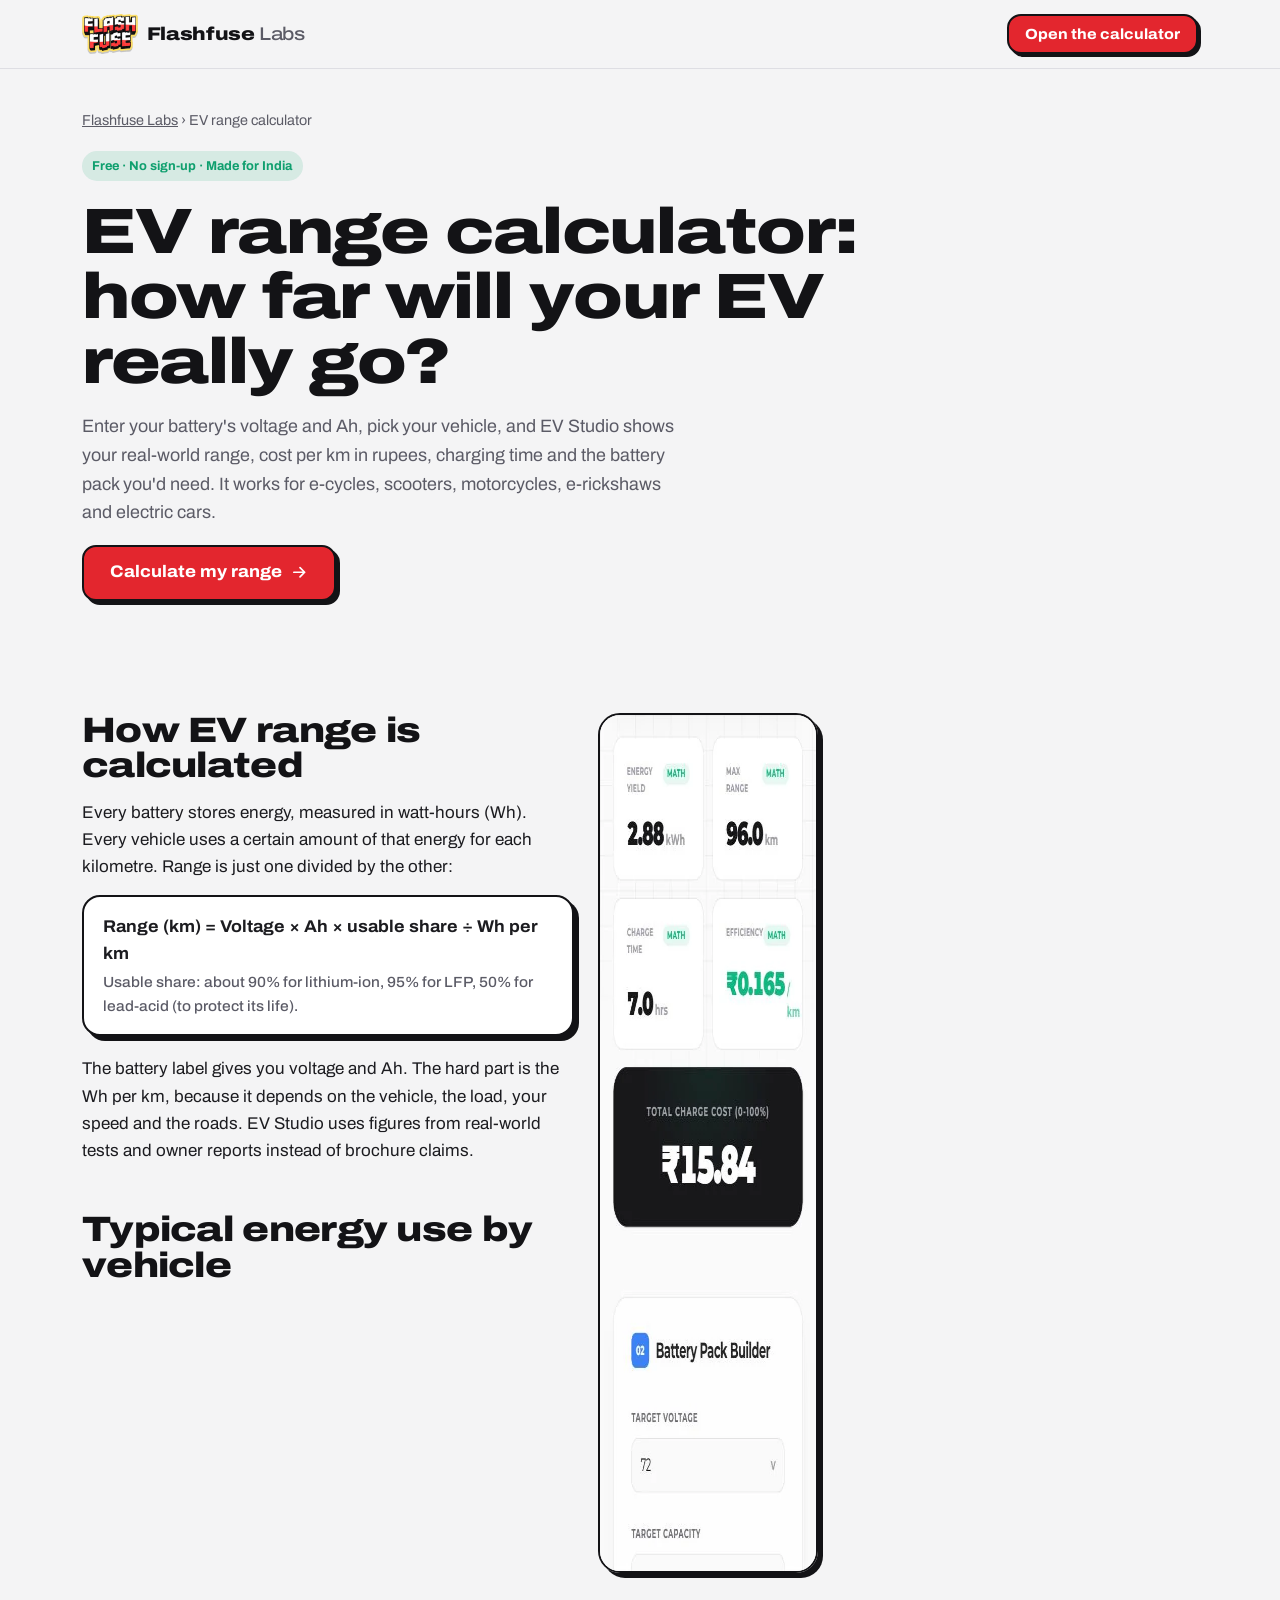
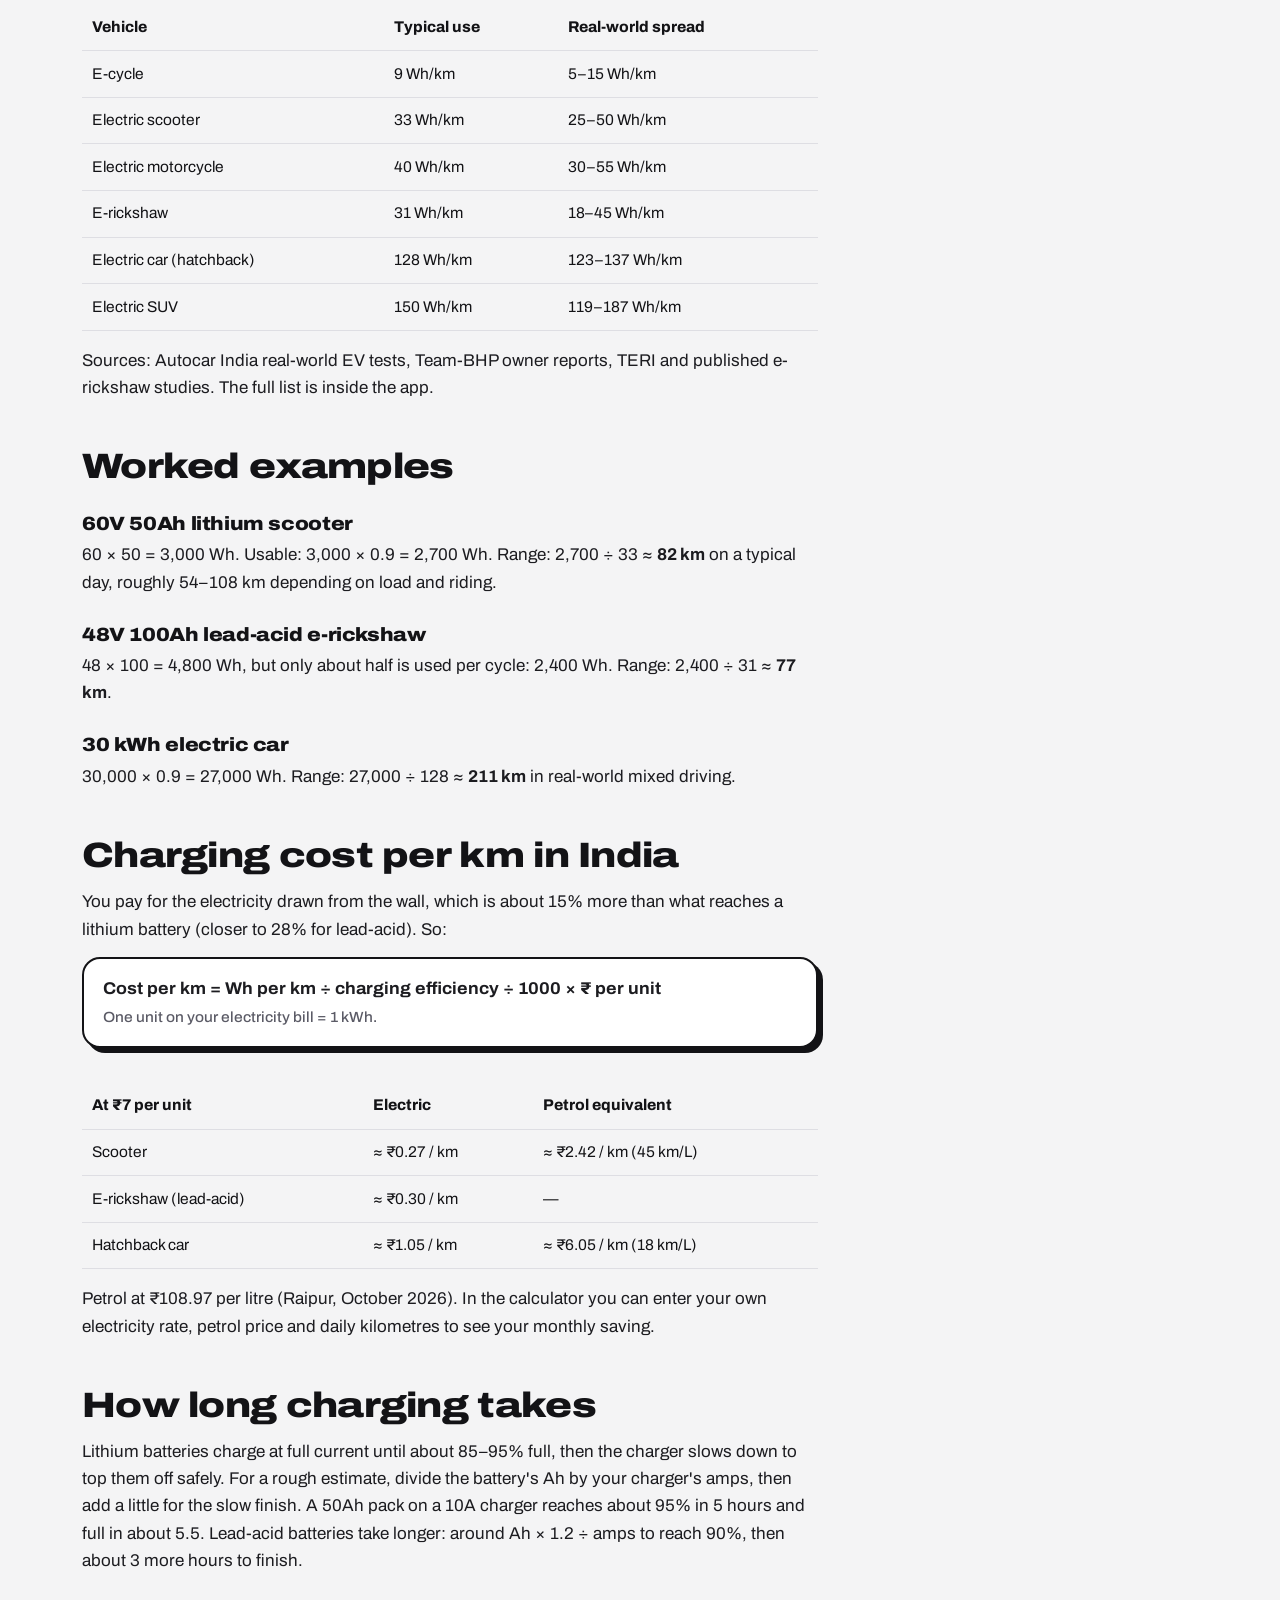
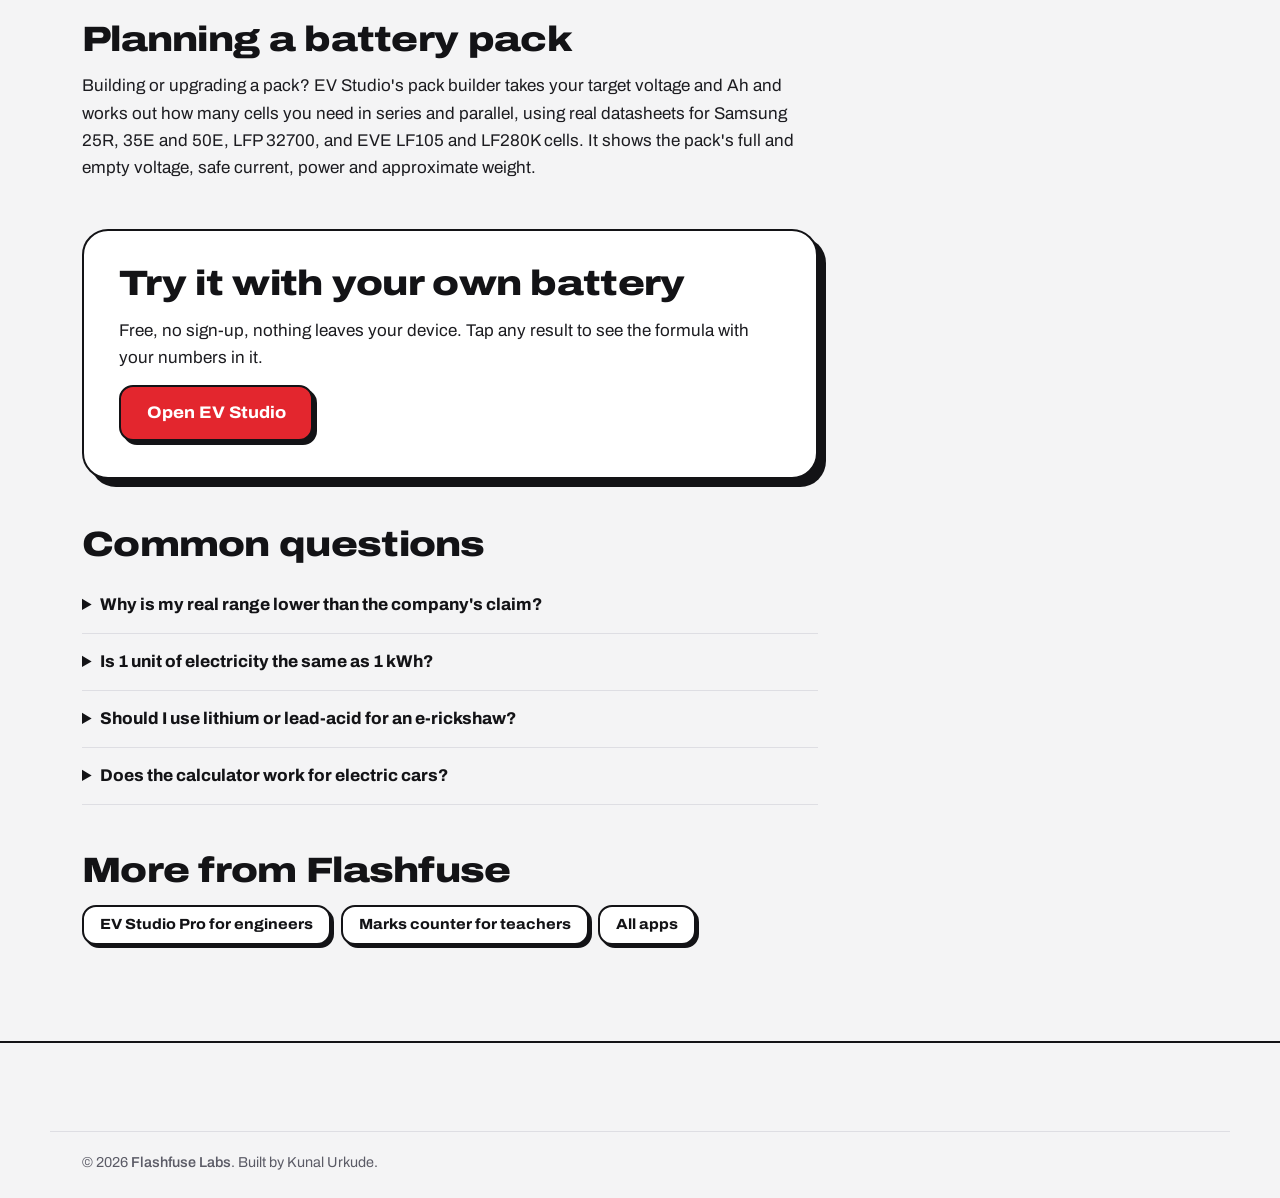
<file: ev-range-calculator/index.html>
<!doctype html>
<html lang="en-IN">
<head>
  <meta charset="utf-8" />
  <meta name="viewport" content="width=device-width, initial-scale=1, viewport-fit=cover" />
  <title>EV Range Calculator India: Range, Charging Cost &amp; Charge Time | Flashfuse</title>
  <meta name="description" content="Free EV range calculator for e-scooters, e-bikes, e-rickshaws and electric cars in India. Find real range from battery voltage and Ah, cost per km in ₹, charging time and battery pack size." />
  <meta name="author" content="Kunal Urkude" />
  <link rel="canonical" href="https://kunalurkude.github.io/flashfuse/ev-range-calculator/" />
  <meta name="theme-color" content="#F4F4F5" media="(prefers-color-scheme: light)" />
  <meta name="theme-color" content="#0D0D10" media="(prefers-color-scheme: dark)" />
  <meta name="color-scheme" content="light dark" />
  <meta property="og:type" content="article" />
  <meta property="og:site_name" content="Flashfuse Labs" />
  <meta property="og:url" content="https://kunalurkude.github.io/flashfuse/ev-range-calculator/" />
  <meta property="og:title" content="EV Range Calculator India: range, cost per km and charge time" />
  <meta property="og:description" content="Work out how far your e-scooter, e-rickshaw or EV really goes on a charge, and what each km costs in rupees." />
  <meta property="og:image" content="https://kunalurkude.github.io/flashfuse/assets/og-image.jpg" />
  <meta name="twitter:card" content="summary_large_image" />
  <link rel="icon" href="../assets/favicon.png" type="image/png" />
  <link rel="apple-touch-icon" href="../assets/apple-touch-icon.png" />
  <link rel="preconnect" href="https://fonts.googleapis.com" />
  <link rel="preconnect" href="https://fonts.gstatic.com" crossorigin />
  <link href="https://fonts.googleapis.com/css2?family=Archivo:wdth,wght@100..125,400..900&display=swap" rel="stylesheet" />
  <link rel="stylesheet" href="../css/style.css?v=4" />
  <link rel="stylesheet" href="../css/guide.css?v=2" />
  <script>try { const t = localStorage.getItem("ff-theme"); if (t) document.documentElement.dataset.theme = t; } catch (e) {}</script>
  <script type="application/ld+json">
  {
    "@context": "https://schema.org",
    "@graph": [
      {
        "@type": "SoftwareApplication",
        "name": "EV Studio",
        "url": "https://kunalurkude.github.io/battery/",
        "applicationCategory": "UtilitiesApplication",
        "operatingSystem": "Any (web browser)",
        "description": "Free EV range, charging cost, charge time and battery pack calculator for e-cycles, scooters, motorcycles, e-rickshaws and cars.",
        "offers": { "@type": "Offer", "price": "0", "priceCurrency": "INR" },
        "author": { "@type": "Person", "name": "Kunal Urkude" },
        "publisher": { "@type": "Organization", "name": "Flashfuse Labs", "url": "https://kunalurkude.github.io/flashfuse/" }
      },
      {
        "@type": "BreadcrumbList",
        "itemListElement": [
          { "@type": "ListItem", "position": 1, "name": "Flashfuse Labs", "item": "https://kunalurkude.github.io/flashfuse/" },
          { "@type": "ListItem", "position": 2, "name": "EV Range Calculator", "item": "https://kunalurkude.github.io/flashfuse/ev-range-calculator/" }
        ]
      },
      {
        "@type": "FAQPage",
        "mainEntity": [
          { "@type": "Question", "name": "How do I calculate the range of my electric scooter?",
            "acceptedAnswer": { "@type": "Answer", "text": "Multiply battery voltage by amp-hours to get watt-hours, multiply by the usable share (about 90% for lithium-ion), then divide by how many watt-hours your vehicle uses per km (about 33 Wh/km for a typical scooter). A 60V 50Ah lithium scooter gives roughly 3000 × 0.9 ÷ 33 ≈ 82 km." } },
          { "@type": "Question", "name": "How much does it cost to charge an electric scooter in India?",
            "acceptedAnswer": { "@type": "Answer", "text": "At ₹7 per unit (kWh), a typical scooter costs about ₹0.27 per km including charging losses. A full charge of a 60V 50Ah pack costs about ₹22." } },
          { "@type": "Question", "name": "How long does an EV battery take to charge?",
            "acceptedAnswer": { "@type": "Answer", "text": "Divide the battery's Ah by the charger's current in amps for the main charge, then add extra time for the slower final 5–15%. A 50Ah pack on a 10A charger takes about 5 hours from empty to 95% and around 5.5 hours to full." } }
        ]
      }
    ]
  }
  </script>
</head>
<body>
  <header class="g-nav">
    <div class="wrap">
      <a href="../" class="brand" aria-label="Flashfuse Labs home"><img src="../assets/logo.webp" alt="" width="56" height="39" /><span>Flashfuse<b> Labs</b></span></a>
      <a href="https://kunalurkude.github.io/battery/" class="btn btn--sm">Open the calculator</a>
    </div>
  </header>

  <main class="wrap">
    <nav class="g-crumbs" aria-label="Breadcrumb"><a href="../">Flashfuse Labs</a> › EV range calculator</nav>

    <section class="g-hero">
      <span class="tag tag--green">Free · No sign-up · Made for India</span>
      <h1>EV range calculator: how far will your EV really go?</h1>
      <p class="lede">Enter your battery's voltage and Ah, pick your vehicle, and EV Studio shows your real-world range, cost per km in rupees, charging time and the battery pack you'd need. It works for e-cycles, scooters, motorcycles, e-rickshaws and electric cars.</p>
      <a href="https://kunalurkude.github.io/battery/" class="btn btn--lg">Calculate my range <svg class="ico" viewBox="0 0 24 24"><path d="M5 12h14M13 6l6 6-6 6"/></svg></a>
    </section>

    <article class="g-body">
      <figure class="g-shot"><img src="../assets/shots/evstudio-phone.webp" alt="EV Studio showing 96 km range and ₹15.84 full-charge cost for a 72V 40Ah e-scooter" width="428" height="856" loading="lazy" /></figure>

      <h2>How EV range is calculated</h2>
      <p>Every battery stores energy, measured in watt-hours (Wh). Every vehicle uses a certain amount of that energy for each kilometre. Range is just one divided by the other:</p>
      <p class="g-formula">Range (km) = Voltage × Ah × usable share ÷ Wh per km<span>Usable share: about 90% for lithium-ion, 95% for LFP, 50% for lead-acid (to protect its life).</span></p>
      <p>The battery label gives you voltage and Ah. The hard part is the Wh per km, because it depends on the vehicle, the load, your speed and the roads. EV Studio uses figures from real-world tests and owner reports instead of brochure claims.</p>

      <h2>Typical energy use by vehicle</h2>
      <div class="g-table-wrap">
        <table class="g-table">
          <thead><tr><th scope="col">Vehicle</th><th scope="col">Typical use</th><th scope="col">Real-world spread</th></tr></thead>
          <tbody>
            <tr><td>E-cycle</td><td>9 Wh/km</td><td>5–15 Wh/km</td></tr>
            <tr><td>Electric scooter</td><td>33 Wh/km</td><td>25–50 Wh/km</td></tr>
            <tr><td>Electric motorcycle</td><td>40 Wh/km</td><td>30–55 Wh/km</td></tr>
            <tr><td>E-rickshaw</td><td>31 Wh/km</td><td>18–45 Wh/km</td></tr>
            <tr><td>Electric car (hatchback)</td><td>128 Wh/km</td><td>123–137 Wh/km</td></tr>
            <tr><td>Electric SUV</td><td>150 Wh/km</td><td>119–187 Wh/km</td></tr>
          </tbody>
        </table>
      </div>
      <p>Sources: Autocar India real-world EV tests, Team-BHP owner reports, TERI and published e-rickshaw studies. The full list is inside the app.</p>

      <h2>Worked examples</h2>
      <h3>60V 50Ah lithium scooter</h3>
      <p>60 × 50 = 3,000 Wh. Usable: 3,000 × 0.9 = 2,700 Wh. Range: 2,700 ÷ 33 ≈ <b>82 km</b> on a typical day, roughly 54–108 km depending on load and riding.</p>
      <h3>48V 100Ah lead-acid e-rickshaw</h3>
      <p>48 × 100 = 4,800 Wh, but only about half is used per cycle: 2,400 Wh. Range: 2,400 ÷ 31 ≈ <b>77 km</b>.</p>
      <h3>30 kWh electric car</h3>
      <p>30,000 × 0.9 = 27,000 Wh. Range: 27,000 ÷ 128 ≈ <b>211 km</b> in real-world mixed driving.</p>

      <h2>Charging cost per km in India</h2>
      <p>You pay for the electricity drawn from the wall, which is about 15% more than what reaches a lithium battery (closer to 28% for lead-acid). So:</p>
      <p class="g-formula">Cost per km = Wh per km ÷ charging efficiency ÷ 1000 × ₹ per unit<span>One unit on your electricity bill = 1 kWh.</span></p>
      <div class="g-table-wrap">
        <table class="g-table">
          <thead><tr><th scope="col">At ₹7 per unit</th><th scope="col">Electric</th><th scope="col">Petrol equivalent</th></tr></thead>
          <tbody>
            <tr><td>Scooter</td><td>≈ ₹0.27 / km</td><td>≈ ₹2.42 / km (45 km/L)</td></tr>
            <tr><td>E-rickshaw (lead-acid)</td><td>≈ ₹0.30 / km</td><td>—</td></tr>
            <tr><td>Hatchback car</td><td>≈ ₹1.05 / km</td><td>≈ ₹6.05 / km (18 km/L)</td></tr>
          </tbody>
        </table>
      </div>
      <p>Petrol at ₹108.97 per litre (Raipur, October 2026). In the calculator you can enter your own electricity rate, petrol price and daily kilometres to see your monthly saving.</p>

      <h2>How long charging takes</h2>
      <p>Lithium batteries charge at full current until about 85–95% full, then the charger slows down to top them off safely. For a rough estimate, divide the battery's Ah by your charger's amps, then add a little for the slow finish. A 50Ah pack on a 10A charger reaches about 95% in 5 hours and full in about 5.5. Lead-acid batteries take longer: around Ah × 1.2 ÷ amps to reach 90%, then about 3 more hours to finish.</p>

      <h2>Planning a battery pack</h2>
      <p>Building or upgrading a pack? EV Studio's pack builder takes your target voltage and Ah and works out how many cells you need in series and parallel, using real datasheets for Samsung 25R, 35E and 50E, LFP 32700, and EVE LF105 and LF280K cells. It shows the pack's full and empty voltage, safe current, power and approximate weight.</p>

      <section class="g-cta">
        <h2>Try it with your own battery</h2>
        <p>Free, no sign-up, nothing leaves your device. Tap any result to see the formula with your numbers in it.</p>
        <a href="https://kunalurkude.github.io/battery/" class="btn btn--lg">Open EV Studio</a>
      </section>

      <h2>Common questions</h2>
      <div class="g-faq">
        <details><summary>Why is my real range lower than the company's claim?</summary><p>Company figures come from slow, gentle test cycles. Real roads add speed, weight, hills, traffic and heat or cold. The calculator gives a range band rather than a single number for this reason.</p></details>
        <details><summary>Is 1 unit of electricity the same as 1 kWh?</summary><p>Yes. Your electricity bill counts in units, and one unit is one kilowatt-hour.</p></details>
        <details><summary>Should I use lithium or lead-acid for an e-rickshaw?</summary><p>Lead-acid is cheaper upfront, but you can only use about half its capacity and it wastes more energy while charging. Lithium (especially LFP) gives more range from the same rated capacity and lasts many more cycles.</p></details>
        <details><summary>Does the calculator work for electric cars?</summary><p>Yes. For cars you enter the battery in kWh and the charger in kW instead of volts and amps.</p></details>
      </div>

      <h2>More from Flashfuse</h2>
      <div class="g-related">
        <a class="btn btn--ghost btn--sm" href="https://evrex.in/studio/">EV Studio Pro for engineers</a>
        <a class="btn btn--ghost btn--sm" href="../marks-counter/">Marks counter for teachers</a>
        <a class="btn btn--ghost btn--sm" href="../">All apps</a>
      </div>
    </article>
  </main>

  <footer class="footer">
    <div class="wrap footer__base"><p class="muted">© 2026 <a href="../">Flashfuse Labs</a>. Built by Kunal Urkude.</p></div>
  </footer>
</body>
</html>
</file>
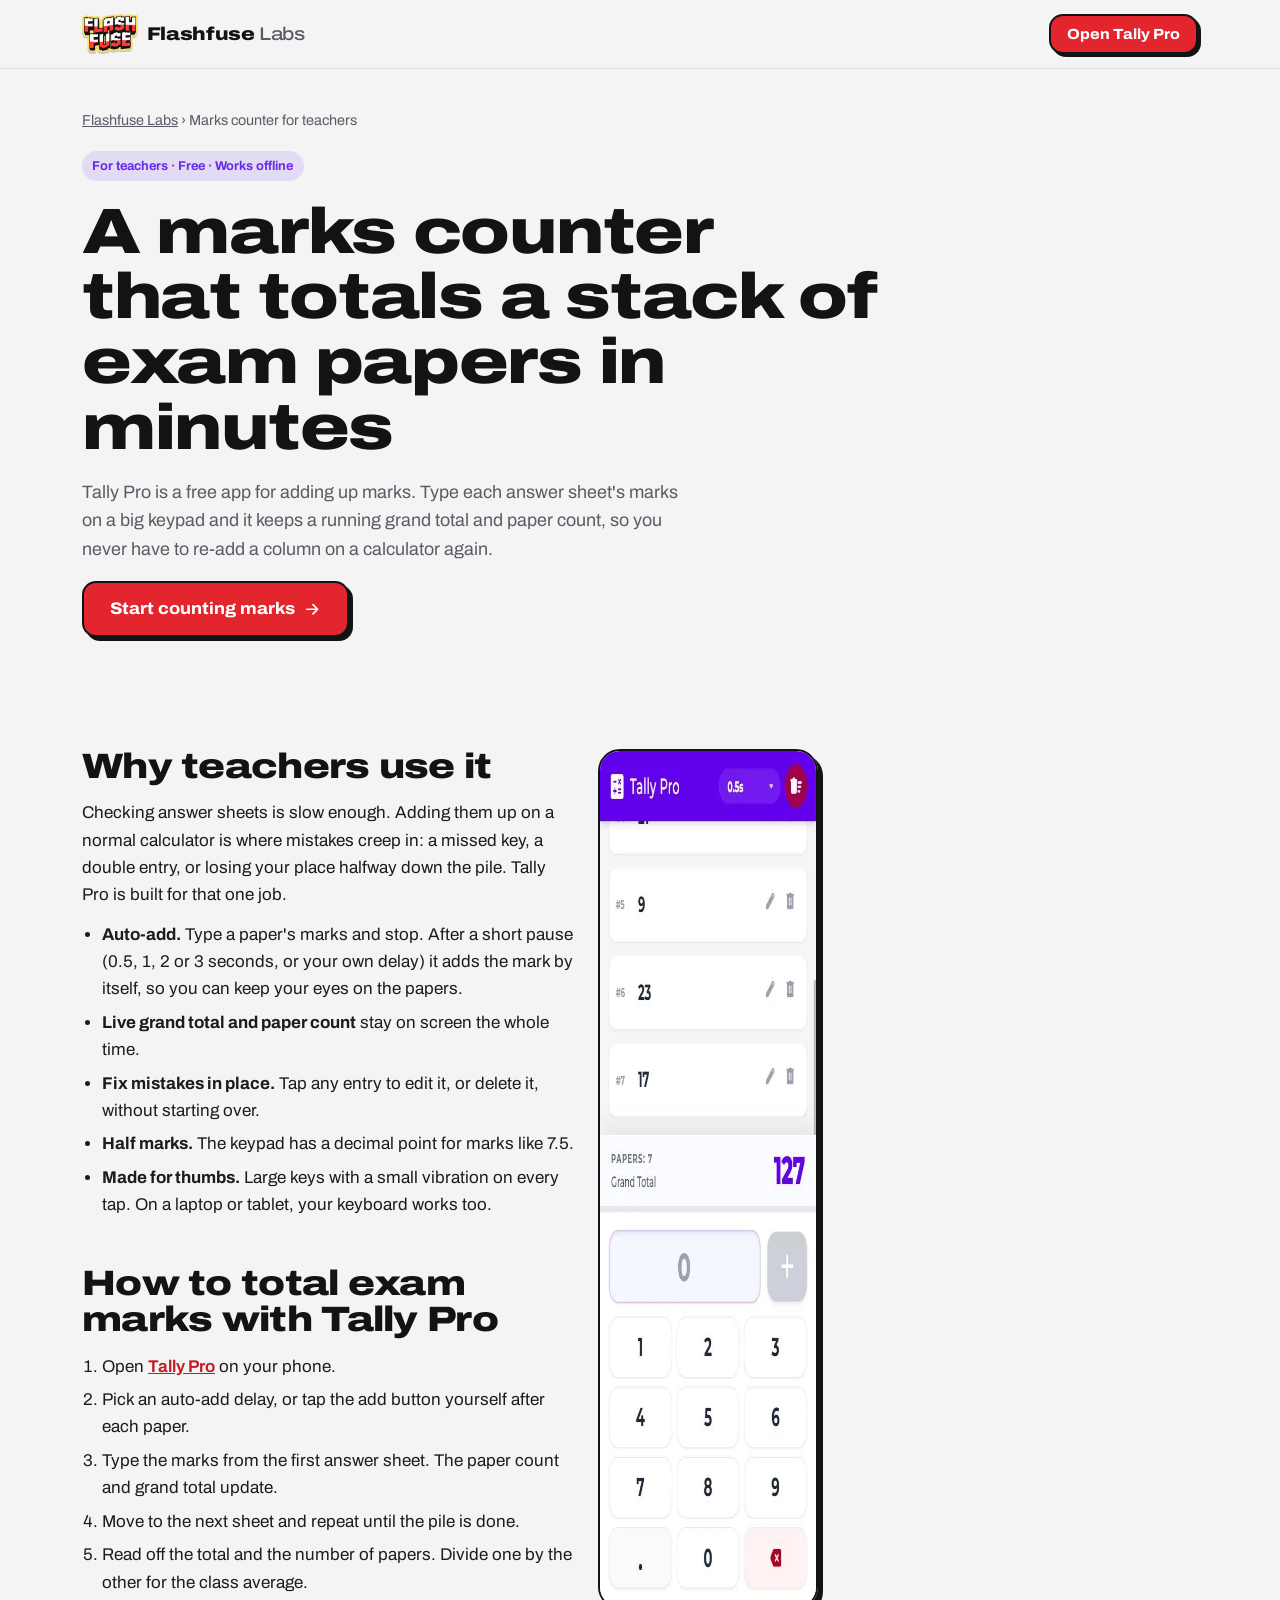
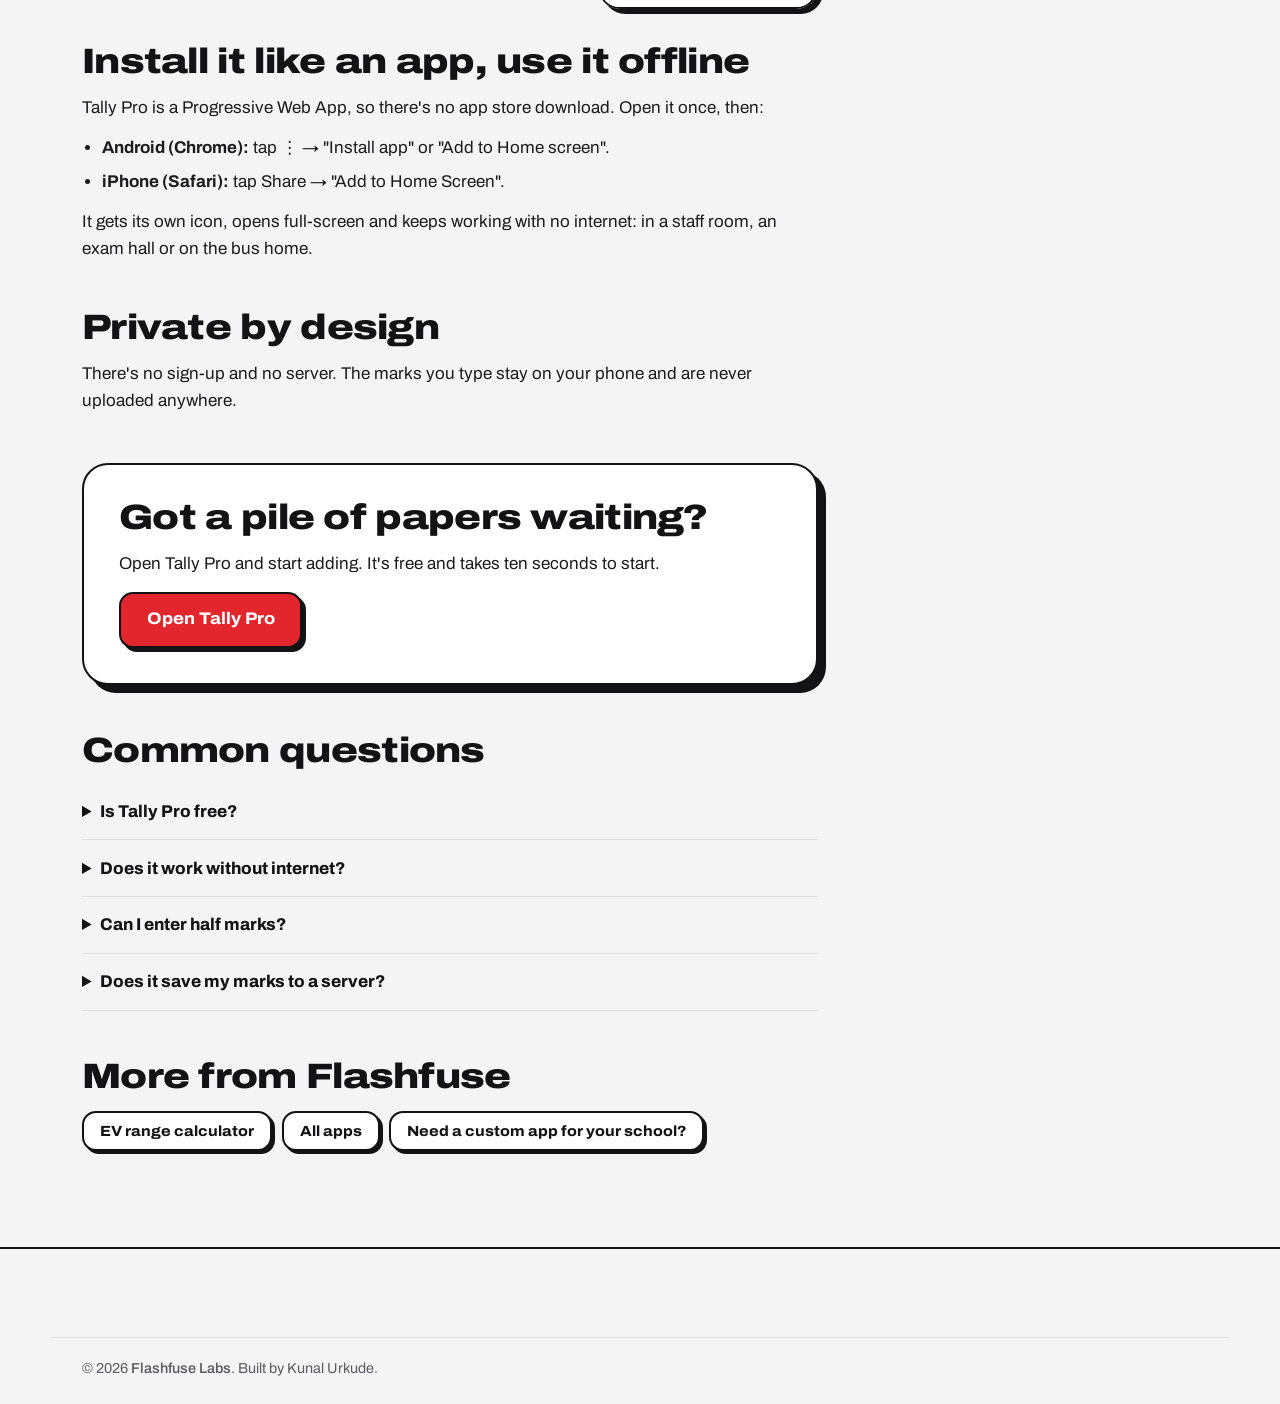
<file: marks-counter/index.html>
<!doctype html>
<html lang="en-IN">
<head>
  <meta charset="utf-8" />
  <meta name="viewport" content="width=device-width, initial-scale=1, viewport-fit=cover" />
  <title>Exam Marks Counter App for Teachers: Total Answer Sheets Fast | Tally Pro</title>
  <meta name="description" content="Tally Pro is a free marks counter for teachers. Total marks of a stack of exam papers on your phone with a big keypad, live grand total and auto-add. Works offline, no sign-up." />
  <meta name="author" content="Kunal Urkude" />
  <link rel="canonical" href="https://kunalurkude.github.io/flashfuse/marks-counter/" />
  <meta name="theme-color" content="#F4F4F5" media="(prefers-color-scheme: light)" />
  <meta name="theme-color" content="#0D0D10" media="(prefers-color-scheme: dark)" />
  <meta name="color-scheme" content="light dark" />
  <meta property="og:type" content="article" />
  <meta property="og:site_name" content="Flashfuse Labs" />
  <meta property="og:url" content="https://kunalurkude.github.io/flashfuse/marks-counter/" />
  <meta property="og:title" content="Tally Pro: a free exam marks counter for teachers" />
  <meta property="og:description" content="Type each paper's marks on a big keypad and watch the grand total add up. Works offline on any phone." />
  <meta property="og:image" content="https://kunalurkude.github.io/flashfuse/assets/og-image.jpg" />
  <meta name="twitter:card" content="summary_large_image" />
  <link rel="icon" href="../assets/favicon.png" type="image/png" />
  <link rel="apple-touch-icon" href="../assets/apple-touch-icon.png" />
  <link rel="preconnect" href="https://fonts.googleapis.com" />
  <link rel="preconnect" href="https://fonts.gstatic.com" crossorigin />
  <link href="https://fonts.googleapis.com/css2?family=Archivo:wdth,wght@100..125,400..900&display=swap" rel="stylesheet" />
  <link rel="stylesheet" href="../css/style.css?v=4" />
  <link rel="stylesheet" href="../css/guide.css?v=2" />
  <script>try { const t = localStorage.getItem("ff-theme"); if (t) document.documentElement.dataset.theme = t; } catch (e) {}</script>
  <script type="application/ld+json">
  {
    "@context": "https://schema.org",
    "@graph": [
      {
        "@type": "SoftwareApplication",
        "name": "Tally Pro",
        "url": "https://kunalurkude.github.io/tallymarks/",
        "applicationCategory": "EducationalApplication",
        "operatingSystem": "Any (web browser), installable on Android and iPhone",
        "description": "Free marks counter for teachers: total the marks of a stack of exam papers with a big keypad, auto-add and a live grand total. Works offline.",
        "offers": { "@type": "Offer", "price": "0", "priceCurrency": "INR" },
        "author": { "@type": "Person", "name": "Kunal Urkude" },
        "publisher": { "@type": "Organization", "name": "Flashfuse Labs", "url": "https://kunalurkude.github.io/flashfuse/" }
      },
      {
        "@type": "BreadcrumbList",
        "itemListElement": [
          { "@type": "ListItem", "position": 1, "name": "Flashfuse Labs", "item": "https://kunalurkude.github.io/flashfuse/" },
          { "@type": "ListItem", "position": 2, "name": "Marks counter for teachers", "item": "https://kunalurkude.github.io/flashfuse/marks-counter/" }
        ]
      },
      {
        "@type": "FAQPage",
        "mainEntity": [
          { "@type": "Question", "name": "Is Tally Pro free?",
            "acceptedAnswer": { "@type": "Answer", "text": "Yes. Tally Pro is completely free, with no ads and no account." } },
          { "@type": "Question", "name": "Does it work without internet?",
            "acceptedAnswer": { "@type": "Answer", "text": "Yes. After you open it once and add it to your home screen, Tally Pro works fully offline." } },
          { "@type": "Question", "name": "Can I enter half marks?",
            "acceptedAnswer": { "@type": "Answer", "text": "Yes. The keypad has a decimal point, so you can enter marks like 7.5." } }
        ]
      }
    ]
  }
  </script>
</head>
<body>
  <header class="g-nav">
    <div class="wrap">
      <a href="../" class="brand" aria-label="Flashfuse Labs home"><img src="../assets/logo.webp" alt="" width="56" height="39" /><span>Flashfuse<b> Labs</b></span></a>
      <a href="https://kunalurkude.github.io/tallymarks/" class="btn btn--sm">Open Tally Pro</a>
    </div>
  </header>

  <main class="wrap">
    <nav class="g-crumbs" aria-label="Breadcrumb"><a href="../">Flashfuse Labs</a> › Marks counter for teachers</nav>

    <section class="g-hero">
      <span class="tag tag--violet">For teachers · Free · Works offline</span>
      <h1>A marks counter that totals a stack of exam papers in minutes</h1>
      <p class="lede">Tally Pro is a free app for adding up marks. Type each answer sheet's marks on a big keypad and it keeps a running grand total and paper count, so you never have to re-add a column on a calculator again.</p>
      <a href="https://kunalurkude.github.io/tallymarks/" class="btn btn--lg">Start counting marks <svg class="ico" viewBox="0 0 24 24"><path d="M5 12h14M13 6l6 6-6 6"/></svg></a>
    </section>

    <article class="g-body">
      <figure class="g-shot"><img src="../assets/shots/tally-phone.webp" alt="Tally Pro showing seven papers adding up to a grand total of 127" width="428" height="856" loading="lazy" /></figure>

      <h2>Why teachers use it</h2>
      <p>Checking answer sheets is slow enough. Adding them up on a normal calculator is where mistakes creep in: a missed key, a double entry, or losing your place halfway down the pile. Tally Pro is built for that one job.</p>
      <ul>
        <li><b>Auto-add.</b> Type a paper's marks and stop. After a short pause (0.5, 1, 2 or 3 seconds, or your own delay) it adds the mark by itself, so you can keep your eyes on the papers.</li>
        <li><b>Live grand total and paper count</b> stay on screen the whole time.</li>
        <li><b>Fix mistakes in place.</b> Tap any entry to edit it, or delete it, without starting over.</li>
        <li><b>Half marks.</b> The keypad has a decimal point for marks like 7.5.</li>
        <li><b>Made for thumbs.</b> Large keys with a small vibration on every tap. On a laptop or tablet, your keyboard works too.</li>
      </ul>

      <h2>How to total exam marks with Tally Pro</h2>
      <ol>
        <li>Open <a href="https://kunalurkude.github.io/tallymarks/">Tally Pro</a> on your phone.</li>
        <li>Pick an auto-add delay, or tap the add button yourself after each paper.</li>
        <li>Type the marks from the first answer sheet. The paper count and grand total update.</li>
        <li>Move to the next sheet and repeat until the pile is done.</li>
        <li>Read off the total and the number of papers. Divide one by the other for the class average.</li>
      </ol>

      <h2>Install it like an app, use it offline</h2>
      <p>Tally Pro is a Progressive Web App, so there's no app store download. Open it once, then:</p>
      <ul>
        <li><b>Android (Chrome):</b> tap ⋮ → "Install app" or "Add to Home screen".</li>
        <li><b>iPhone (Safari):</b> tap Share → "Add to Home Screen".</li>
      </ul>
      <p>It gets its own icon, opens full-screen and keeps working with no internet: in a staff room, an exam hall or on the bus home.</p>

      <h2>Private by design</h2>
      <p>There's no sign-up and no server. The marks you type stay on your phone and are never uploaded anywhere.</p>

      <section class="g-cta">
        <h2>Got a pile of papers waiting?</h2>
        <p>Open Tally Pro and start adding. It's free and takes ten seconds to start.</p>
        <a href="https://kunalurkude.github.io/tallymarks/" class="btn btn--lg">Open Tally Pro</a>
      </section>

      <h2>Common questions</h2>
      <div class="g-faq">
        <details><summary>Is Tally Pro free?</summary><p>Yes. No ads, no trial and no account.</p></details>
        <details><summary>Does it work without internet?</summary><p>Yes. After the first visit and adding it to your home screen, it works fully offline.</p></details>
        <details><summary>Can I enter half marks?</summary><p>Yes. Use the decimal point key, for example 7.5.</p></details>
        <details><summary>Does it save my marks to a server?</summary><p>No. Nothing you type leaves your device.</p></details>
      </div>

      <h2>More from Flashfuse</h2>
      <div class="g-related">
        <a class="btn btn--ghost btn--sm" href="../ev-range-calculator/">EV range calculator</a>
        <a class="btn btn--ghost btn--sm" href="../">All apps</a>
        <a class="btn btn--ghost btn--sm" href="../#contact">Need a custom app for your school?</a>
      </div>
    </article>
  </main>

  <footer class="footer">
    <div class="wrap footer__base"><p class="muted">© 2026 <a href="../">Flashfuse Labs</a>. Built by Kunal Urkude.</p></div>
  </footer>
</body>
</html>
</file>
<file: css/style.css>
/* ============================================================
   Flashfuse Labs — styles
   Brand: the sticker logo. Red, white and black with a yellow
   outline, chunky ink edges and hard offset "extrude" shadows.
   Light by default, dark via system setting or the toggle.
   ============================================================ */

:root {
  --bg: #F4F4F5;
  --bg-2: #EBEBEE;
  --surface: #FFFFFF;
  --ink: #131316;
  --muted: #5B5B66;
  --line: #DEDEE3;
  --edge: #131316;          /* sticker outline + extrude */
  --red: #E3262E;
  --red-ink: #C41C24;       /* red for text on light (AA) */
  --yellow: #FFD23F;
  --on-red: #FFFFFF;

  --violet: #6A2BF0;
  --green: #0F9F6E;
  --blue: #2F6FEB;
  --orange: #C2410C;

  --font: "Archivo", "Arial Narrow", system-ui, sans-serif;
  --ease: cubic-bezier(.32, .72, 0, 1);
  --ease-out: cubic-bezier(.22, 1, .36, 1);
  --pop: cubic-bezier(.34, 1.56, .64, 1);

  --r: 18px;
  --r-lg: 26px;
  --max: 1180px;
  --gutter: clamp(1rem, 4vw, 2rem);
  --shadow: 5px 5px 0 var(--edge);
  --shadow-lg: 8px 8px 0 var(--edge);
}

@media (prefers-color-scheme: dark) {
  :root:not([data-theme="light"]) {
    --bg: #0D0D10; --bg-2: #141418; --surface: #18181D; --ink: #F3F3F5; --muted: #A3A3AE;
    --line: #2B2B33; --edge: #FFD23F; --red-ink: #FF5A60;
    --violet: #9B74FF; --green: #3DD39A; --blue: #6FA0FF; --orange: #FF8A3D;
  }
}
:root[data-theme="dark"] {
  --bg: #0D0D10; --bg-2: #141418; --surface: #18181D; --ink: #F3F3F5; --muted: #A3A3AE;
  --line: #2B2B33; --edge: #FFD23F; --red-ink: #FF5A60;
  --violet: #9B74FF; --green: #3DD39A; --blue: #6FA0FF; --orange: #FF8A3D;
}

/* ---------- Base ---------- */
*, *::before, *::after { box-sizing: border-box; }
html { -webkit-tap-highlight-color: transparent; -webkit-text-size-adjust: 100%; scroll-behavior: smooth; scroll-padding-top: 5.5rem; }
body {
  margin: 0; background: var(--bg); color: var(--ink);
  font: 400 1.0625rem/1.6 var(--font); font-stretch: 100%;
  overflow-x: hidden; -webkit-font-smoothing: antialiased;
  transition: background-color .4s var(--ease-out), color .4s var(--ease-out);
}
img, svg { display: block; max-width: 100%; }
a { color: inherit; }
h1, h2, h3, h4 { margin: 0; font-stretch: 118%; font-weight: 850; letter-spacing: -.02em; line-height: 1.02; }
p { margin: 0; }
button, a, summary { touch-action: manipulation; }
button, .btn { -webkit-user-select: none; user-select: none; }
:focus-visible { outline: 3px solid var(--red); outline-offset: 3px; border-radius: 8px; }
::selection { background: var(--yellow); color: #131316; }

.wrap { width: 100%; max-width: var(--max); margin-inline: auto; padding-inline: var(--gutter); }
.muted { color: var(--muted); }
.sr { position: absolute; width: 1px; height: 1px; overflow: hidden; clip: rect(0 0 0 0); }
.skip { position: absolute; left: 1rem; top: -4rem; z-index: 100; background: var(--yellow); color: #131316; padding: .6rem 1rem; border-radius: 999px; font-weight: 700; text-decoration: none; }
.skip:focus { top: 1rem; }

.ico { width: 1.1em; height: 1.1em; flex: none; fill: none; stroke: currentColor; stroke-width: 2.2; stroke-linecap: round; stroke-linejoin: round; }

/* ---------- Buttons (sticker style) ---------- */
.btn {
  display: inline-flex; align-items: center; justify-content: center; gap: .55rem;
  min-height: 3rem; padding: .7rem 1.3rem;
  border: 2px solid var(--edge); border-radius: 14px;
  background: var(--red); color: var(--on-red);
  font: 750 1rem/1 var(--font); font-stretch: 108%; text-decoration: none; cursor: pointer;
  box-shadow: 4px 4px 0 var(--edge);
  transition: transform .25s var(--ease), box-shadow .25s var(--ease), background-color .25s var(--ease-out);
}
.btn:active { transform: translate(4px, 4px); box-shadow: 0 0 0 var(--edge); transition-duration: .08s; }
.btn--ghost { background: var(--surface); color: var(--ink); }
.btn--sm { min-height: 2.5rem; padding: .5rem 1rem; font-size: .92rem; box-shadow: 3px 3px 0 var(--edge); }
.btn--lg { min-height: 3.5rem; padding: .9rem 1.6rem; font-size: 1.05rem; }
.btn--block { width: 100%; }
.btn .ico { transition: transform .35s var(--ease); }
@media (hover: hover) and (pointer: fine) {
  .btn:hover { transform: translate(-2px, -2px); box-shadow: 6px 6px 0 var(--edge); }
  .btn:hover .ico { transform: translateX(3px); }
}

.icon-btn {
  display: grid; place-items: center; width: 2.6rem; height: 2.6rem;
  border: 2px solid var(--line); border-radius: 12px; background: var(--surface); color: var(--ink); cursor: pointer;
  transition: border-color .25s var(--ease-out);
}
@media (hover: hover) and (pointer: fine) { .icon-btn:hover { border-color: var(--edge); } }
.ico--sun { display: none; }
:root[data-theme="dark"] .ico--sun { display: block; }
:root[data-theme="dark"] .ico--moon { display: none; }
@media (prefers-color-scheme: dark) {
  :root:not([data-theme="light"]) .ico--sun { display: block; }
  :root:not([data-theme="light"]) .ico--moon { display: none; }
}

/* ---------- Nav ---------- */
.nav {
  position: sticky; top: 0; z-index: 50;
  padding-top: env(safe-area-inset-top);
  background: color-mix(in srgb, var(--bg) 82%, transparent);
  -webkit-backdrop-filter: blur(14px) saturate(140%); backdrop-filter: blur(14px) saturate(140%);
  border-bottom: 1px solid transparent;
  transition: border-color .3s var(--ease-out);
}
.nav.is-scrolled { border-bottom-color: var(--line); }
.nav__inner { display: flex; align-items: center; justify-content: space-between; gap: 1rem; height: 4.5rem; }
.brand { display: inline-flex; align-items: center; gap: .55rem; text-decoration: none; font: 850 1.15rem/1 var(--font); font-stretch: 118%; letter-spacing: -.02em; }
.brand img { width: 56px; height: auto; transition: transform .5s var(--pop); }
.brand b { font-weight: 500; color: var(--muted); }
@media (hover: hover) and (pointer: fine) { .brand:hover img { transform: rotate(-6deg) scale(1.06); } }
.nav__links { display: flex; gap: .2rem; }
.nav__links a { padding: .5rem .8rem; border-radius: 10px; text-decoration: none; color: var(--muted); font-weight: 600; font-size: .95rem; transition: color .2s var(--ease-out), background-color .2s var(--ease-out); }
.nav__links a.is-current { color: var(--ink); background: var(--bg-2); }
@media (hover: hover) and (pointer: fine) { .nav__links a:hover { color: var(--ink); } }
.nav__actions { display: flex; align-items: center; gap: .6rem; }

.burger { display: none; position: relative; }
.burger span { position: absolute; left: 50%; top: 50%; width: 16px; height: 2px; margin-left: -8px; background: currentColor; border-radius: 2px; transition: transform .4s var(--ease); }
.burger span:first-child { transform: translateY(-3.5px); }
.burger span:last-child { transform: translateY(3.5px); }
.burger[aria-expanded="true"] span:first-child { transform: rotate(45deg); }
.burger[aria-expanded="true"] span:last-child { transform: rotate(-45deg); }
.menu { display: grid; gap: .3rem; padding: .5rem var(--gutter) 1.2rem; border-bottom: 1px solid var(--line); }
.menu[hidden] { display: none; }
.menu a:not(.btn) { padding: .8rem .2rem; font: 750 1.3rem/1 var(--font); font-stretch: 112%; text-decoration: none; border-bottom: 1px solid var(--line); }
.menu .btn { margin-top: .8rem; }

/* ---------- Hero ---------- */
.hero { padding-block: clamp(2.5rem, 6vw, 5rem) clamp(3rem, 7vw, 6rem); overflow: hidden; }
.hero__grid { display: grid; grid-template-columns: 1.05fr 1fr; gap: clamp(2rem, 4vw, 4rem); align-items: center; }

.pill {
  display: inline-flex; align-items: center; gap: .55rem;
  padding: .4rem .85rem .4rem .6rem; border: 2px solid var(--edge); border-radius: 999px;
  background: var(--yellow); color: #131316; font-weight: 700; font-size: .9rem;
  box-shadow: 3px 3px 0 var(--edge);
}
.pill__dot { width: 8px; height: 8px; border-radius: 50%; background: var(--red); box-shadow: 0 0 0 3px rgba(227, 38, 46, .25); animation: blink 2s var(--ease-out) infinite; }
@keyframes blink { 50% { box-shadow: 0 0 0 6px rgba(227, 38, 46, 0); } }

.hero__title {
  margin-top: 1.4rem;
  font-size: clamp(2.7rem, 5.4vw, 4.7rem); font-stretch: 112%; font-weight: 900;
  letter-spacing: -.035em; line-height: .95;
}
/* "just work." gets the sticker treatment: red fill, ink outline, extrude */
.flash {
  display: inline-block; margin-top: .12em; padding: .02em .18em .1em;
  background: var(--red); color: #fff;
  border: 3px solid var(--edge); border-radius: .18em;
  box-shadow: .09em .09em 0 var(--edge);
  transform: rotate(-2deg);
}
.hero__lede { margin-top: 1.5rem; max-width: 34rem; font-size: clamp(1.05rem, 1.5vw, 1.2rem); color: var(--muted); }
.hero__ctas { margin-top: 2rem; display: flex; flex-wrap: wrap; gap: .8rem; }
.hero__facts { list-style: none; padding: 0; margin: 1.8rem 0 0; display: flex; flex-wrap: wrap; gap: .4rem 1.3rem; font-weight: 600; font-size: .95rem; }
.hero__facts li { display: inline-flex; align-items: center; gap: .4rem; }
.hero__facts .ico { color: var(--green); }

/* Page-load sequence */
.hero__copy > * { opacity: 0; transform: translateY(18px); }
.is-ready .hero__copy > * { animation: rise .8s var(--ease) forwards; }
.is-ready .hero__copy > :nth-child(2) { animation-delay: .08s; }
.is-ready .hero__copy > :nth-child(3) { animation-delay: .16s; }
.is-ready .hero__copy > :nth-child(4) { animation-delay: .24s; }
.is-ready .hero__copy > :nth-child(5) { animation-delay: .32s; }
@keyframes rise { to { opacity: 1; transform: none; } }
/* Page opened in a background tab: show everything without waiting on animations */
.no-anim .hero__copy > *, .no-anim .hero__visual .shot { opacity: 1 !important; transform: none; animation: none !important; }
.no-anim .hero__visual .shot--browser { transform: rotate(2deg); }
.no-anim .hero__visual .shot--tally { transform: rotate(-5deg); }
.no-anim .hero__visual .shot--ev { transform: rotate(4deg); }

/* Visual: device collage + lit fuse */
.hero__visual { position: relative; aspect-ratio: 600 / 560; }
.fuse { position: absolute; inset: 0; width: 100%; height: 100%; overflow: visible; }
.fuse path { fill: none; stroke: var(--ink); stroke-width: 3; stroke-dasharray: 2 9; stroke-linecap: round; opacity: .35; }
.spark {
  position: absolute; left: 0; top: 0; width: 18px; height: 18px; margin: -9px 0 0 -9px; border-radius: 50%;
  background: radial-gradient(circle, #fff 0 25%, var(--yellow) 40%, var(--red) 70%, transparent 72%);
  box-shadow: 0 0 18px 6px rgba(255, 210, 63, .7);
  opacity: 0; z-index: 3; pointer-events: none;
}
.spark::after { content: ""; position: absolute; inset: -14px; border-radius: 50%; background: radial-gradient(circle, rgba(255, 210, 63, .45), transparent 65%); animation: flicker .12s steps(2) infinite; }
@keyframes flicker { 50% { transform: scale(.75); opacity: .6; } }

.shot {
  position: absolute; margin: 0; overflow: hidden;
  background: var(--surface);
  border: 2px solid var(--edge); border-radius: var(--r);
  box-shadow: var(--shadow-lg);
}
.shot img { width: 100%; height: auto; }
.shot__bar { display: flex; align-items: center; gap: 5px; padding: .5rem .7rem; border-bottom: 2px solid var(--edge); background: var(--bg-2); font-size: .72rem; font-weight: 600; color: var(--muted); }
.shot__bar i { width: 9px; height: 9px; border-radius: 50%; background: var(--line); }
.shot__bar i:first-child { background: var(--red); }
.shot__bar i:nth-child(2) { background: var(--yellow); }
.shot__bar span { margin-left: .5rem; }
.shot--phone { border-radius: 28px; border-width: 3px; padding: 6px; background: #131316; }
.shot--phone img { border-radius: 22px; }

.hero__visual .shot--browser { width: 68%; right: 0; top: 0; transform: rotate(2deg); }
.hero__visual .shot--tally { width: 33%; left: 4%; top: 22%; transform: rotate(-5deg); z-index: 2; }
.hero__visual .shot--ev { width: 31%; right: 10%; top: 40%; transform: rotate(4deg); z-index: 2; }
.hero__visual .shot { opacity: 0; }
.is-ready .hero__visual .shot { animation: pop .7s var(--pop) forwards; }
.is-ready .hero__visual .shot--browser { animation-delay: .25s; }
.is-ready .hero__visual .shot--tally { animation-delay: .45s; }
.is-ready .hero__visual .shot--ev { animation-delay: .65s; }
@keyframes pop { from { opacity: 0; scale: .85; } to { opacity: 1; scale: 1; } }

/* ---------- Strip ---------- */
.strip { border-block: 2px solid var(--edge); background: var(--yellow); color: #131316; }
.strip__grid { display: grid; grid-template-columns: repeat(4, 1fr); }
.strip__grid > div { display: grid; gap: .1rem; padding: 1.3rem 1rem; text-align: center; }
.strip__grid > div + div { border-left: 2px solid #131316; }
.strip strong { font-size: clamp(1.8rem, 3.6vw, 2.6rem); font-stretch: 125%; font-weight: 900; letter-spacing: -.03em; line-height: 1; font-variant-numeric: tabular-nums; }
.strip span { font-weight: 600; font-size: .92rem; }

/* ---------- Sections ---------- */
.section { padding-block: clamp(4.5rem, 10vw, 8rem); }
.section--tint { background: var(--bg-2); }
.head { display: grid; gap: .9rem; justify-items: center; text-align: center; margin-bottom: clamp(2.5rem, 6vw, 4rem); }
.head--left { justify-items: start; text-align: left; margin-bottom: 0; }
.h2 { font-size: clamp(2.2rem, 5vw, 3.6rem); font-stretch: 122%; }
.h3 { font-size: clamp(2rem, 4vw, 2.8rem); font-stretch: 122%; }
.lede { color: var(--muted); font-size: clamp(1.02rem, 1.4vw, 1.15rem); max-width: 38rem; }
.lede a { color: var(--red-ink); font-weight: 650; }

.reveal { opacity: 0; transform: translateY(28px); transition: opacity .8s var(--ease-out), transform .9s var(--ease); }
.reveal.is-in { opacity: 1; transform: none; }

/* ---------- Suite ---------- */
.suite-nav { display: flex; flex-wrap: wrap; justify-content: center; gap: .6rem; margin-top: .6rem; }
.suite-nav__item {
  display: inline-flex; align-items: center; gap: .6rem; padding: .45rem .9rem .45rem .45rem;
  border: 2px solid var(--line); border-radius: 999px; background: var(--surface);
  font-weight: 700; text-decoration: none; transition: border-color .2s var(--ease-out), transform .3s var(--ease);
}
@media (hover: hover) and (pointer: fine) { .suite-nav__item:hover { border-color: var(--edge); transform: translateY(-2px); } }

.tag { display: inline-flex; align-items: center; padding: .3rem .65rem; border-radius: 999px; font-size: .8rem; font-weight: 700; color: var(--c); background: color-mix(in srgb, var(--c) 13%, transparent); }
.tag--violet { --c: var(--violet); }
.tag--green { --c: var(--green); }
.tag--blue { --c: var(--blue); }
.tag--orange { --c: var(--orange); }

.product {
  display: grid; grid-template-columns: 1fr 1.1fr; gap: clamp(2rem, 5vw, 4.5rem); align-items: center;
  padding: clamp(1.4rem, 4vw, 3rem);
  border: 2px solid var(--edge); border-radius: var(--r-lg);
  background: var(--surface); box-shadow: var(--shadow-lg);
}
.product + .product { margin-top: clamp(2rem, 4vw, 3rem); }
.product--flip .product__media { order: 2; }
.product--wide { grid-template-columns: 1fr 1.25fr; }

.product__media { position: relative; display: grid; place-items: center; min-height: 100%; }
.halo { position: absolute; inset: 8% 10%; border-radius: 50%; filter: blur(50px); opacity: .45; }
.halo--violet { background: var(--violet); }
.halo--green { background: var(--green); }
.halo--blue { background: var(--blue); }
.halo--orange { background: var(--orange); }
.shot--card { width: min(470px, 94%); transform: rotate(2deg); }
.product__media .shot { position: relative; }
.shot--solo { width: min(270px, 70%); transform: rotate(-2deg); }
.product--flip .shot--solo { transform: rotate(2deg); }
.product__media--browser { display: block; min-height: 26rem; }
.product__media--browser .shot--a { position: absolute; width: 78%; left: 0; top: 0; transform: rotate(-1.5deg); }
.product__media--browser .shot--b { position: absolute; width: 66%; right: 0; bottom: 0; transform: rotate(2deg); }

.product__body { display: grid; gap: 1rem; justify-items: start; }
.product__pitch { font-size: clamp(1.05rem, 1.5vw, 1.2rem); color: var(--muted); max-width: 34rem; }
.features { list-style: none; padding: 0; margin: .3rem 0 0; display: grid; gap: .75rem; }
.features--2col { grid-template-columns: 1fr; }
.features li { display: flex; gap: .65rem; align-items: flex-start; }
.features .ico { margin-top: .22em; padding: 3px; width: 1.35em; height: 1.35em; border-radius: 6px; background: var(--ink); color: var(--bg); stroke-width: 3; }
.features b { font-weight: 750; }
.product__foot { display: flex; flex-wrap: wrap; align-items: center; gap: .8rem 1.2rem; margin-top: .6rem; }
.platforms { font-size: .9rem; font-weight: 600; color: var(--muted); }
.more-link { font-size: .95rem; font-weight: 700; color: var(--red-ink); text-underline-offset: 3px; }

/* ---------- Why (bento) ---------- */
.bento { display: grid; grid-template-columns: repeat(3, 1fr); gap: 1.1rem; }
.tile {
  display: grid; gap: .6rem; align-content: start;
  padding: 1.6rem; border: 2px solid var(--line); border-radius: var(--r-lg); background: var(--surface);
  transition: border-color .3s var(--ease-out), box-shadow .3s var(--ease), transform .3s var(--ease);
}
.tile h3 { font-size: 1.35rem; font-stretch: 112%; }
.tile p { color: var(--muted); }
.ico--tile { width: 2.6rem; height: 2.6rem; padding: .55rem; border-radius: 12px; background: var(--yellow); color: #131316; border: 2px solid var(--edge); stroke-width: 2.2; margin-bottom: .4rem; }
.tile--wide { grid-column: 1 / -1; grid-template-columns: auto 1fr; column-gap: 1.2rem; align-items: center; }
.tile--wide .ico--tile { grid-row: span 2; margin: 0; }
.tile--big { grid-row: span 2; background: var(--red); color: #fff; border-color: var(--edge); box-shadow: var(--shadow-lg); }
.tile--big p { color: rgba(255, 255, 255, .88); }
.tile--big h3 { font-size: clamp(1.7rem, 3vw, 2.3rem); }
@media (hover: hover) and (pointer: fine) {
  .tile:not(.tile--big):hover { border-color: var(--edge); box-shadow: var(--shadow); transform: translate(-2px, -2px); }
}

.offline-demo {
  margin-top: 1.4rem; padding: 1.2rem; border-radius: var(--r); border: 2px solid #131316;
  background: #fff; color: #131316; display: grid; gap: .2rem; justify-items: start;
  box-shadow: 4px 4px 0 #131316;
}
.offline-demo__badge { display: inline-flex; align-items: center; gap: .4rem; padding: .25rem .6rem; border-radius: 999px; background: #131316; color: #fff; font-size: .78rem; font-weight: 700; }
.offline-demo__badge::before { content: ""; width: 7px; height: 7px; border-radius: 50%; background: var(--yellow); }
.offline-demo__total { font-size: 3.4rem; font-stretch: 125%; font-weight: 900; letter-spacing: -.04em; line-height: 1; color: #6A2BF0; font-variant-numeric: tabular-nums; margin-top: .4rem; }
.offline-demo__label { font-weight: 600; color: #5B5B66; font-size: .92rem; }

/* ---------- How ---------- */
.how { display: grid; gap: clamp(2rem, 4vw, 3rem); }
.steps { list-style: none; margin: 0; padding: 0; display: grid; grid-template-columns: repeat(3, 1fr); gap: 1rem; counter-reset: s; }
.step { position: relative; display: grid; gap: .55rem; align-content: start; padding: 1.4rem; border: 2px solid var(--edge); border-radius: var(--r-lg); background: var(--surface); box-shadow: var(--shadow); }
.step h3 { font-size: 1.2rem; font-stretch: 112%; }
.step p { color: var(--muted); font-size: .97rem; }
.step__n { display: grid; place-items: center; width: 2.4rem; height: 2.4rem; border-radius: 50%; background: var(--red); color: #fff; font-weight: 900; font-stretch: 125%; border: 2px solid var(--edge); margin-bottom: .4rem; }

/* ---------- Compare ---------- */
.table-wrap { max-width: 860px; margin-inline: auto; overflow-x: auto; border: 2px solid var(--edge); border-radius: var(--r-lg); background: var(--surface); box-shadow: var(--shadow-lg); }
.compare { width: 100%; border-collapse: collapse; min-width: 520px; }
.compare th, .compare td { padding: 1rem 1.2rem; text-align: left; border-bottom: 1px solid var(--line); }
.compare tr:last-child th, .compare tr:last-child td { border-bottom: 0; }
.compare thead th { font-size: .95rem; font-weight: 800; font-stretch: 112%; }
.compare tbody th { font-weight: 650; }
.compare td { color: var(--muted); font-weight: 550; }
.compare td .ico { display: inline-block; vertical-align: -.2em; margin-right: .35rem; }
.compare__us { background: color-mix(in srgb, var(--yellow) 22%, transparent); color: var(--ink) !important; }
thead .compare__us { background: var(--yellow); color: #131316 !important; }
.yes { color: var(--green); stroke-width: 3; }
.no { color: var(--red-ink); stroke-width: 3; }

/* ---------- Pricing ---------- */
.plans { display: grid; grid-template-columns: 1fr 1fr; gap: 1.4rem; max-width: 900px; margin-inline: auto; align-items: start; }
.plan { position: relative; display: grid; gap: 1rem; padding: clamp(1.4rem, 3vw, 2rem); border: 2px solid var(--line); border-radius: var(--r-lg); background: var(--surface); }
.plan h3 { font-size: 1.4rem; font-stretch: 112%; }
.plan__price { display: flex; align-items: baseline; gap: .6rem; flex-wrap: wrap; }
.plan__price strong { font-size: 2.8rem; font-stretch: 125%; font-weight: 900; letter-spacing: -.04em; line-height: 1; }
.plan__price span { color: var(--muted); font-weight: 600; }
.plan__desc { color: var(--muted); }
.plan .features { margin-bottom: .6rem; }
.plan--featured { border-color: var(--edge); box-shadow: var(--shadow-lg); }
.plan__flag { position: absolute; top: -14px; right: 1.2rem; padding: .3rem .7rem; border: 2px solid var(--edge); border-radius: 999px; background: var(--yellow); color: #131316; font-size: .8rem; font-weight: 800; }

/* ---------- FAQ ---------- */
.faq { display: grid; grid-template-columns: 1fr 1.6fr; gap: clamp(2rem, 6vw, 5rem); align-items: start; }
.faq__list { display: grid; gap: .8rem; }
.faq details { border: 2px solid var(--line); border-radius: var(--r); background: var(--surface); transition: border-color .25s var(--ease-out), box-shadow .3s var(--ease); }
.faq details[open] { border-color: var(--edge); box-shadow: var(--shadow); }
.faq summary { display: flex; justify-content: space-between; align-items: center; gap: 1rem; padding: 1.1rem 1.3rem; cursor: pointer; list-style: none; font-weight: 750; font-size: 1.05rem; }
.faq summary::-webkit-details-marker { display: none; }
.faq summary::after { content: "+"; flex: none; display: grid; place-items: center; width: 1.8rem; height: 1.8rem; border-radius: 8px; background: var(--bg-2); font-size: 1.2rem; font-weight: 700; transition: transform .35s var(--ease); }
.faq details[open] summary::after { transform: rotate(45deg); background: var(--yellow); color: #131316; }
.faq details p { padding: 0 1.3rem 1.2rem; color: var(--muted); max-width: 40rem; }

/* ---------- About ---------- */
.about { display: grid; grid-template-columns: auto 1fr; gap: clamp(2rem, 5vw, 4rem); align-items: center; max-width: 960px; }
.about__photo { width: clamp(9rem, 20vw, 13rem); height: auto; border-radius: 50%; border: 3px solid var(--edge); box-shadow: var(--shadow-lg); }
.about__body { display: grid; gap: 1rem; }
.about__also { font-weight: 600; }
.about__also a { color: var(--red-ink); }
.socials { display: flex; flex-wrap: wrap; gap: .5rem; margin-top: .4rem; }
.socials a { padding: .45rem .9rem; border: 2px solid var(--line); border-radius: 999px; font-weight: 650; font-size: .92rem; text-decoration: none; transition: border-color .2s var(--ease-out); }
@media (hover: hover) and (pointer: fine) { .socials a:hover { border-color: var(--edge); } }

/* ---------- CTA ---------- */
.cta { padding-block: 0 clamp(4.5rem, 10vw, 8rem); }
.cta__card {
  position: relative; display: grid; justify-items: center; gap: 1rem; text-align: center;
  padding: clamp(2rem, 6vw, 4rem) clamp(1.2rem, 4vw, 3rem);
  border: 2px solid var(--edge); border-radius: 32px; background: var(--yellow); color: #131316;
  box-shadow: 10px 10px 0 var(--edge); overflow: hidden;
}
.cta__card .lede { color: #3A3A42; }
.cta__logo { width: 9rem; height: auto; transform: rotate(-4deg); }
.cta__actions { display: flex; flex-wrap: wrap; justify-content: center; gap: .8rem; margin-top: .6rem; }
.cta__card .btn { --edge: #131316; border-color: #131316; box-shadow: 4px 4px 0 #131316; }
.cta__card .btn--ghost { background: #fff; color: #131316; }
.cta__email { font-weight: 650; font-size: .95rem; color: #3A3A42; }

/* ---------- Footer ---------- */
.footer { border-top: 2px solid var(--edge); padding-block: 3rem calc(1.5rem + env(safe-area-inset-bottom)); }
.footer__grid { display: grid; grid-template-columns: 2fr 1fr 1.3fr 1fr 1fr; gap: 2rem; }
.footer__grid > div { display: grid; gap: .55rem; align-content: start; }
.footer h4 { font-size: .95rem; font-stretch: 110%; margin-bottom: .3rem; }
.footer a:not(.brand) { color: var(--muted); text-decoration: none; font-weight: 550; }
@media (hover: hover) and (pointer: fine) { .footer a:not(.brand):hover { color: var(--ink); } }
.footer__base { margin-top: 2.5rem; padding-top: 1.2rem; border-top: 1px solid var(--line); font-size: .9rem; }

/* ---------- Responsive ---------- */
@media (max-width: 960px) {
  .nav__links, .nav__cta { display: none; }
  .burger { display: grid; }
  .hero__grid { grid-template-columns: 1fr; }
  .hero__visual { max-width: 560px; width: 100%; margin-inline: auto; }
  .product, .product--wide { grid-template-columns: 1fr; }
  .product--flip .product__media { order: 0; }
  .product--wide .product__media { order: -1; }
  .bento { grid-template-columns: 1fr 1fr; }
  .tile--big { grid-column: span 2; grid-row: auto; }
  .faq { grid-template-columns: 1fr; }
  .tile--wide { grid-column: span 2; }
  .footer__grid { grid-template-columns: 1fr 1fr; }
  .footer__grid > div:first-child { grid-column: span 2; }
}
@media (max-width: 640px) {
  .hero__ctas .btn { flex: 1 1 100%; }
  .strip__grid { grid-template-columns: 1fr 1fr; }
  .strip__grid > div:nth-child(3) { border-left: 0; }
  .strip__grid > div:nth-child(n+3) { border-top: 2px solid #131316; }
  .features--2col { grid-template-columns: 1fr; }
  .product__media--browser { min-height: 19rem; }
  .bento { grid-template-columns: 1fr; }
  .tile--big, .tile--wide { grid-column: auto; }
  .tile--wide { grid-template-columns: 1fr; }
  .tile--wide .ico--tile { grid-row: auto; margin-bottom: .4rem; }
  .steps { grid-template-columns: 1fr; }
  .plans { grid-template-columns: 1fr; gap: 2rem; }
  .about { grid-template-columns: 1fr; justify-items: center; text-align: center; }
  .socials { justify-content: center; }
  .cta__actions .btn { flex: 1 1 100%; }
  .product .btn { width: 100%; }
}

/* ---------- Reduced motion ---------- */
@media (prefers-reduced-motion: reduce) {
  html { scroll-behavior: auto; }
  *, *::before, *::after { animation-duration: .001ms !important; animation-iteration-count: 1 !important; transition-duration: .001ms !important; }
  .hero__copy > *, .hero__visual .shot, .reveal { opacity: 1 !important; transform: none; }
  .spark { display: none; }
}
</file>
<file: css/guide.css>
/* Guide pages (EV range calculator, marks counter). Uses the tokens from style.css. */
.g-nav { position: sticky; top: 0; z-index: 20; background: color-mix(in srgb, var(--bg) 88%, transparent); backdrop-filter: blur(10px); -webkit-backdrop-filter: blur(10px); border-bottom: 1px solid var(--line); }
.g-nav .wrap { display: flex; align-items: center; justify-content: space-between; gap: 1rem; min-height: 4.25rem; }
.g-crumbs { font-size: .9rem; color: var(--muted); margin-top: 2.5rem; }
.g-crumbs a { color: var(--muted); }
.g-hero { padding-block: 1.2rem clamp(2.5rem, 6vw, 4rem); display: grid; gap: 1.1rem; max-width: 50rem; }
.g-hero h1 { font-size: clamp(2.3rem, 6vw, 4rem); font-stretch: 122%; }
.g-hero .btn, .g-hero .tag { justify-self: start; }
.g-body { max-width: 46rem; padding-bottom: clamp(4rem, 9vw, 6rem); }
.g-body h2 { font-size: clamp(1.6rem, 3.4vw, 2.2rem); font-stretch: 120%; margin: 3rem 0 .9rem; }
.g-body h3 { font-size: 1.2rem; font-stretch: 112%; margin: 1.8rem 0 .5rem; }
.g-body p, .g-body li { color: color-mix(in srgb, var(--ink) 88%, var(--muted)); }
.g-body p + p { margin-top: .9rem; }
.g-body ul, .g-body ol { padding-left: 1.25rem; display: grid; gap: .4rem; margin: .8rem 0; }
.g-body a:not(.btn) { color: var(--red-ink); font-weight: 650; }
.g-formula { display: flow-root; overflow: hidden; margin: 1.2rem 0; padding: 1rem 1.2rem; border: 2px solid var(--edge); border-radius: var(--r); background: var(--surface); box-shadow: var(--shadow); font-weight: 700; font-stretch: 105%; }
.g-formula span { display: block; font-weight: 500; color: var(--muted); font-size: .92rem; margin-top: .25rem; }
.g-table { width: 100%; border-collapse: collapse; margin: 1rem 0; font-size: .97rem; }
.g-table th, .g-table td { text-align: left; padding: .65rem .6rem; border-bottom: 1px solid var(--line); }
.g-table th { font-weight: 750; }
.g-table-wrap { overflow-x: auto; clear: both; }
.g-shot { float: right; width: min(220px, 42%); margin: 0 0 1rem 1.5rem; border: 2px solid var(--edge); border-radius: 22px; box-shadow: var(--shadow); overflow: hidden; }
.g-cta { margin-top: 3rem; padding: clamp(1.5rem, 4vw, 2.2rem); border: 2px solid var(--edge); border-radius: var(--r-lg); background: var(--surface); box-shadow: var(--shadow-lg); display: grid; gap: .9rem; }
.g-cta h2 { margin: 0; }
.g-cta .btn { justify-self: start; }
.g-faq details { border-bottom: 1px solid var(--line); padding: .9rem 0; }
.g-faq summary { cursor: pointer; font-weight: 750; }
.g-faq details p { margin-top: .5rem; }
.g-related { display: flex; flex-wrap: wrap; gap: .6rem; margin-top: 1rem; }
@media (max-width: 560px) { .g-shot { float: none; width: 60%; margin: 1rem auto; } }
</file>
